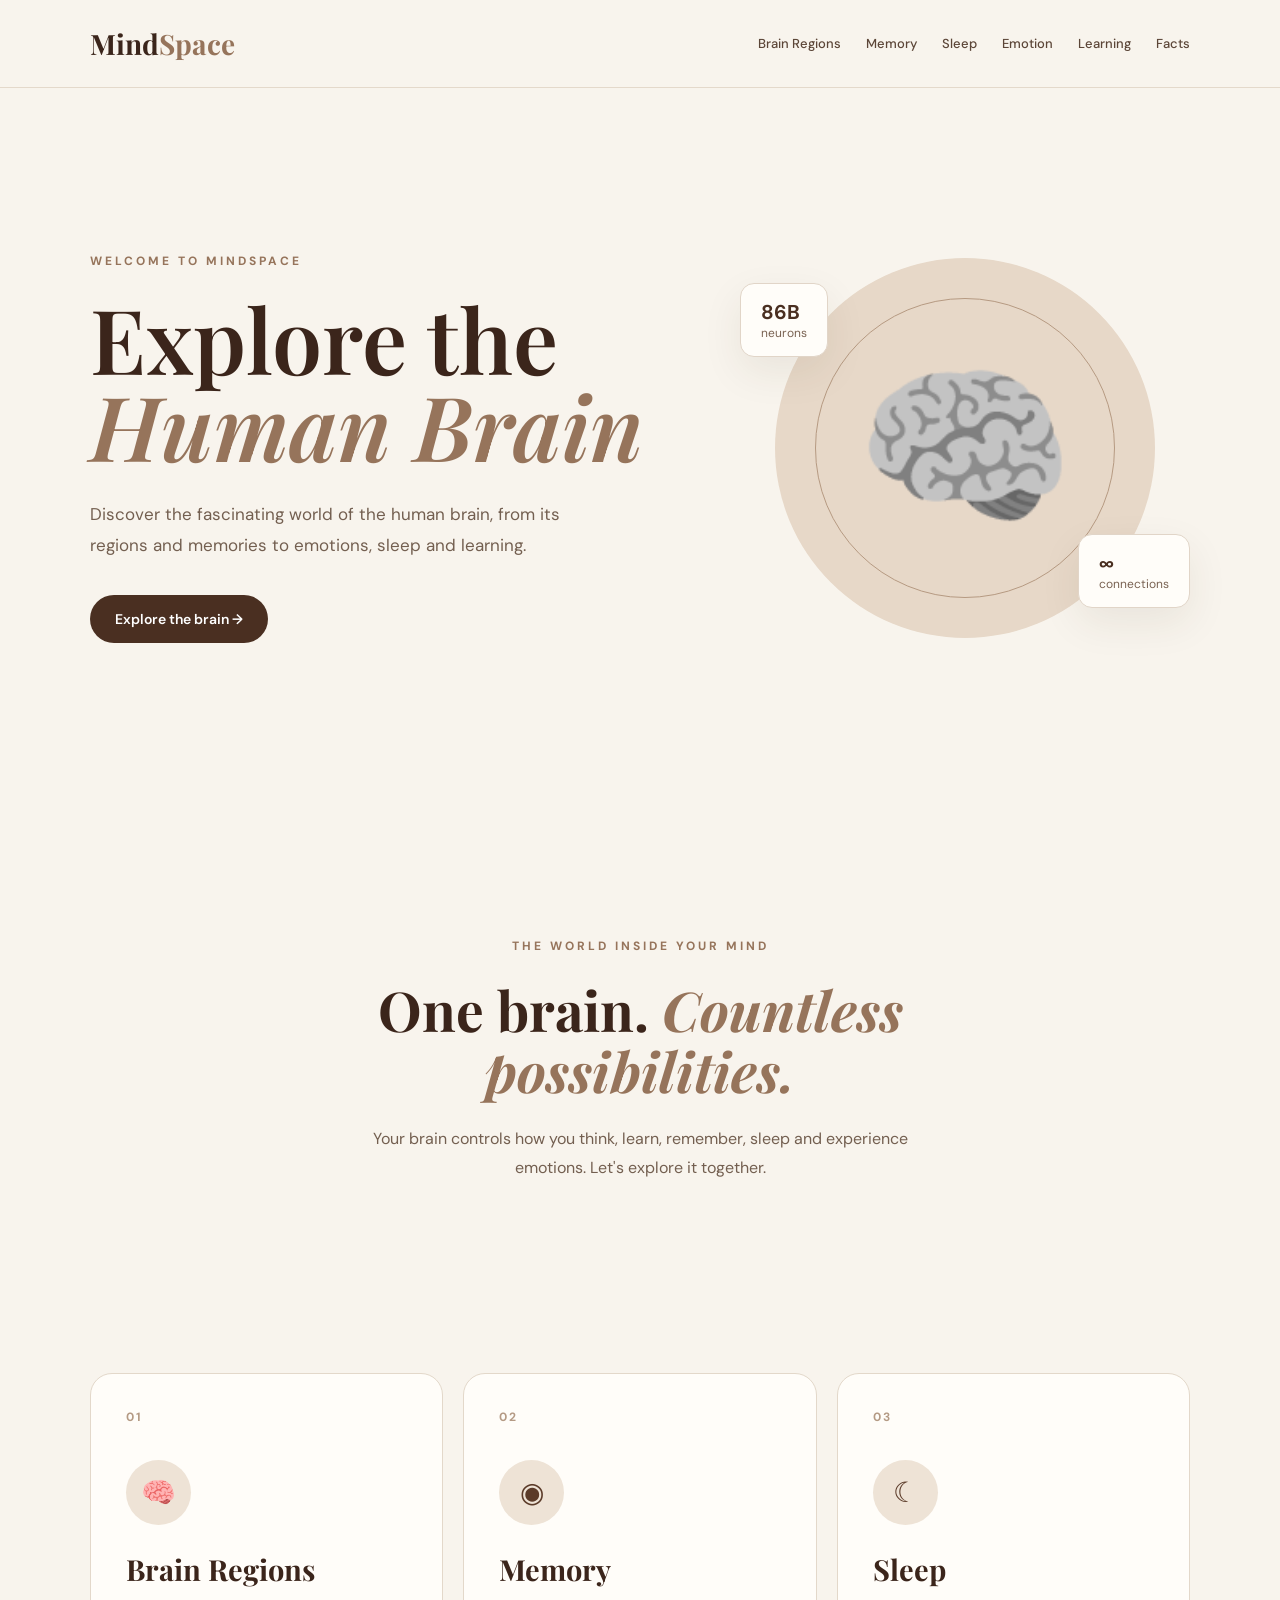
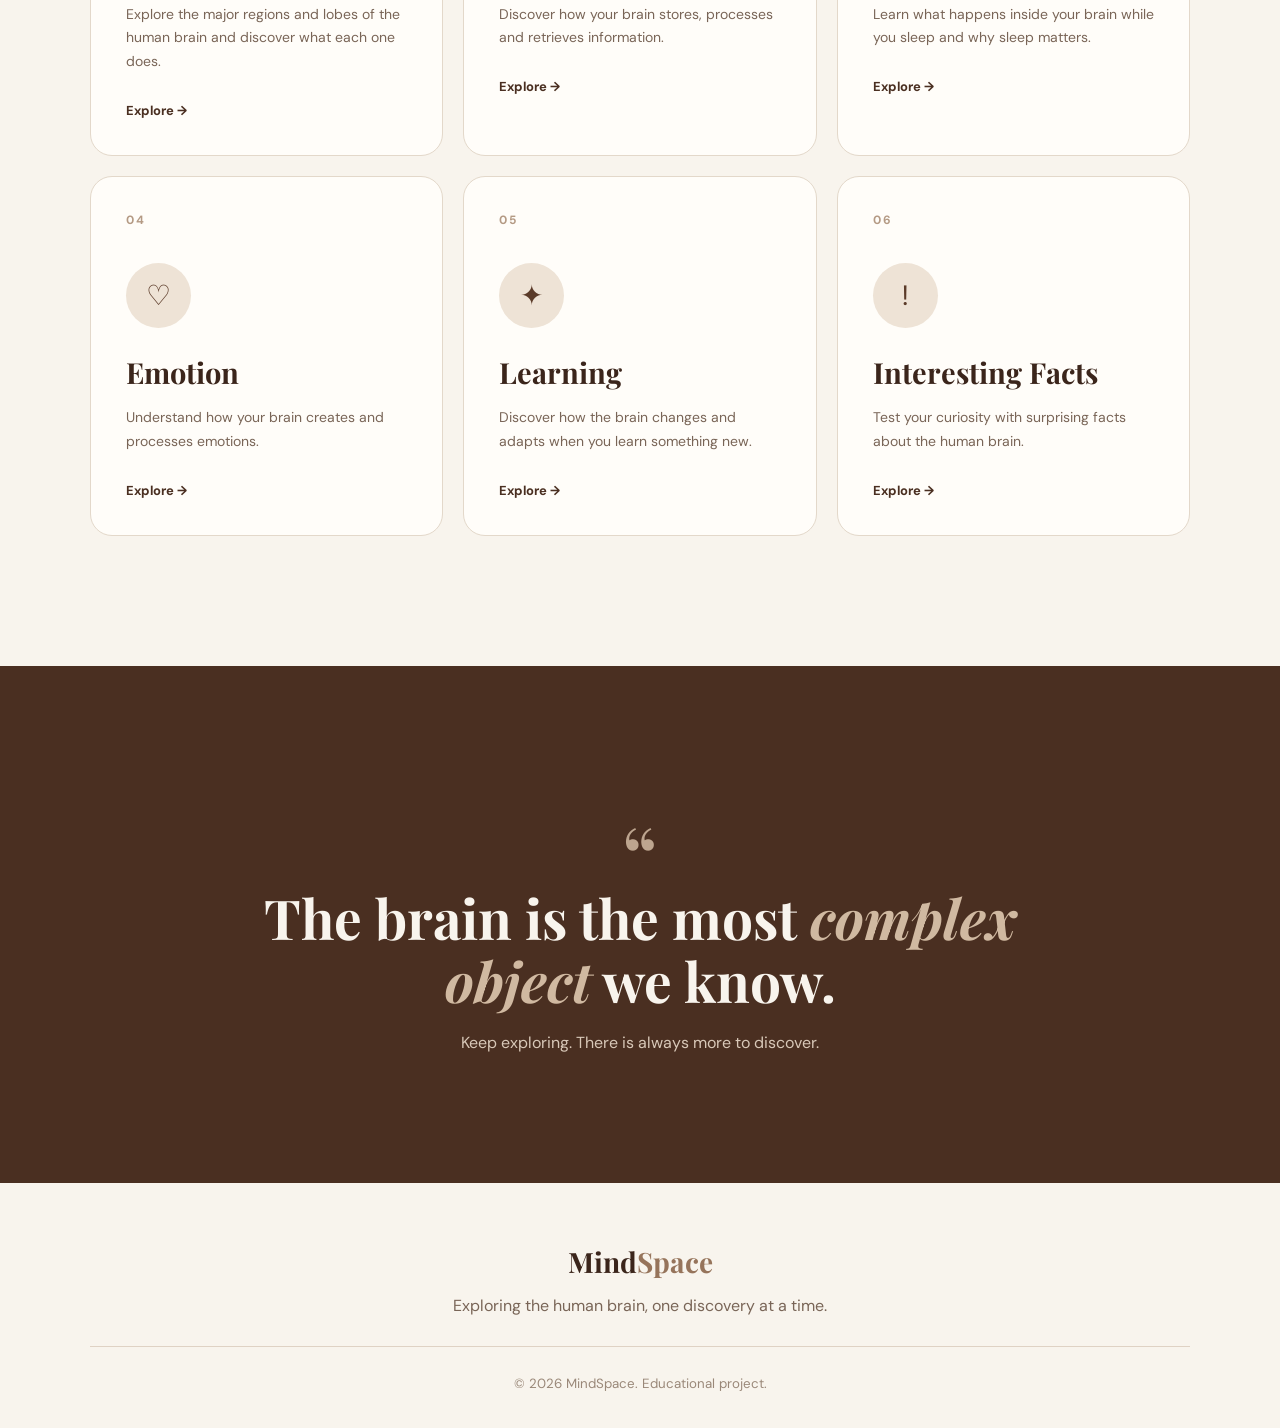
<file: index.html>
<!DOCTYPE html>
<html lang="en">

<head>
    <meta charset="UTF-8">
    <meta name="viewport" content="width=device-width, initial-scale=1.0">

    <title>MINDSPACE</title>

    <link rel="stylesheet" href="style.css">

    <!-- Google Fonts -->
    <link rel="preconnect" href="https://fonts.googleapis.com">
    <link rel="preconnect" href="https://fonts.gstatic.com" crossorigin>

    <link
        href="https://fonts.googleapis.com/css2?family=DM+Sans:wght@400;500;600;700&family=Playfair+Display:wght@500;600;700&display=swap"
        rel="stylesheet">
</head>

<body>

    <!-- NAVBAR -->
    <header class="navbar">

        <a href="index.html" class="logo">
            Mind<span>Space</span>
        </a>

        <nav>
            <a href="brain-regions.html">Brain Regions</a>
            <a href="memory.html">Memory</a>
            <a href="sleep.html">Sleep</a>
            <a href="emotion.html">Emotion</a>
            <a href="learning.html">Learning</a>
            <a href="facts.html">Facts</a>
        </nav>

        <button class="menu-btn">☰</button>

    </header>


    <!-- MAIN CONTENT -->
    <main>

        <!-- HERO -->
        <section class="hero">

            <div class="hero-text">

                <p class="small-title">
                    WELCOME TO MINDSPACE
                </p>

                <h1>
                    Explore the
                    <span>Human Brain</span>
                </h1>

                <p class="hero-description">
                    Discover the fascinating world of the human brain,
                    from its regions and memories to emotions, sleep and learning.
                </p>

                <a href="brain-regions.html" class="main-button">
                    Explore the brain →
                </a>

            </div>


            <div class="hero-visual">

                <div class="circle circle-one"></div>

                <div class="circle circle-two"></div>

                <div class="brain">
                    🧠
                </div>

                <div class="floating-card card-one">
                    <span>86B</span>
                    neurons
                </div>

                <div class="floating-card card-two">
                    <span>∞</span>
                    connections
                </div>

            </div>

        </section>


        <!-- INTRO -->
        <section class="intro">

            <p class="small-title">
                THE WORLD INSIDE YOUR MIND
            </p>

            <h2>
                One brain.
                <span>Countless possibilities.</span>
            </h2>

            <p>
                Your brain controls how you think, learn, remember,
                sleep and experience emotions. Let's explore it together.
            </p>

        </section>


        <!-- TOPICS -->
        <section class="topics">


            <!-- BRAIN REGIONS -->
            <div class="topic-card">

                <div class="topic-number">
                    01
                </div>

                <div class="topic-icon">
                    🧠
                </div>

                <h3>
                    Brain Regions
                </h3>

                <p>
                    Explore the major regions and lobes of the human brain
                    and discover what each one does.
                </p>

                <a href="brain-regions.html">
                    Explore →
                </a>

            </div>


            <!-- MEMORY -->
            <div class="topic-card">

                <div class="topic-number">
                    02
                </div>

                <div class="topic-icon">
                    ◉
                </div>

                <h3>
                    Memory
                </h3>

                <p>
                    Discover how your brain stores, processes and
                    retrieves information.
                </p>

                <a href="memory.html">
                    Explore →
                </a>

            </div>


            <!-- SLEEP -->
            <div class="topic-card">

                <div class="topic-number">
                    03
                </div>

                <div class="topic-icon">
                    ☾
                </div>

                <h3>
                    Sleep
                </h3>

                <p>
                    Learn what happens inside your brain while you sleep
                    and why sleep matters.
                </p>

                <a href="sleep.html">
                    Explore →
                </a>

            </div>


            <!-- EMOTION -->
            <div class="topic-card">

                <div class="topic-number">
                    04
                </div>

                <div class="topic-icon">
                    ♡
                </div>

                <h3>
                    Emotion
                </h3>

                <p>
                    Understand how your brain creates and processes
                    emotions.
                </p>

                <a href="emotion.html">
                    Explore →
                </a>

            </div>


            <!-- LEARNING -->
            <div class="topic-card">

                <div class="topic-number">
                    05
                </div>

                <div class="topic-icon">
                    ✦
                </div>

                <h3>
                    Learning
                </h3>

                <p>
                    Discover how the brain changes and adapts when
                    you learn something new.
                </p>

                <a href="learning.html">
                    Explore →
                </a>

            </div>


            <!-- FACTS -->
            <div class="topic-card">

                <div class="topic-number">
                    06
                </div>

                <div class="topic-icon">
                    !
                </div>

                <h3>
                    Interesting Facts
                </h3>

                <p>
                    Test your curiosity with surprising facts about
                    the human brain.
                </p>

                <a href="facts.html">
                    Explore →
                </a>

            </div>

        </section>


        <!-- QUOTE -->
        <section class="quote">

            <div class="quote-mark">
                “
            </div>

            <h2>
                The brain is the most
                <span>complex object</span>
                we know.
            </h2>

            <p>
                Keep exploring. There is always more to discover.
            </p>

        </section>

    </main>


    <!-- FOOTER -->
    <footer>

        <div class="footer-logo">
            Mind<span>Space</span>
        </div>

        <p>
            Exploring the human brain, one discovery at a time.
        </p>

        <div class="footer-line"></div>

        <small>
            © 2026 MindSpace. Educational project.
        </small>

    </footer>


    <!-- JAVASCRIPT -->
    <script src="script.js"></script>

</body>

</html>
</file>
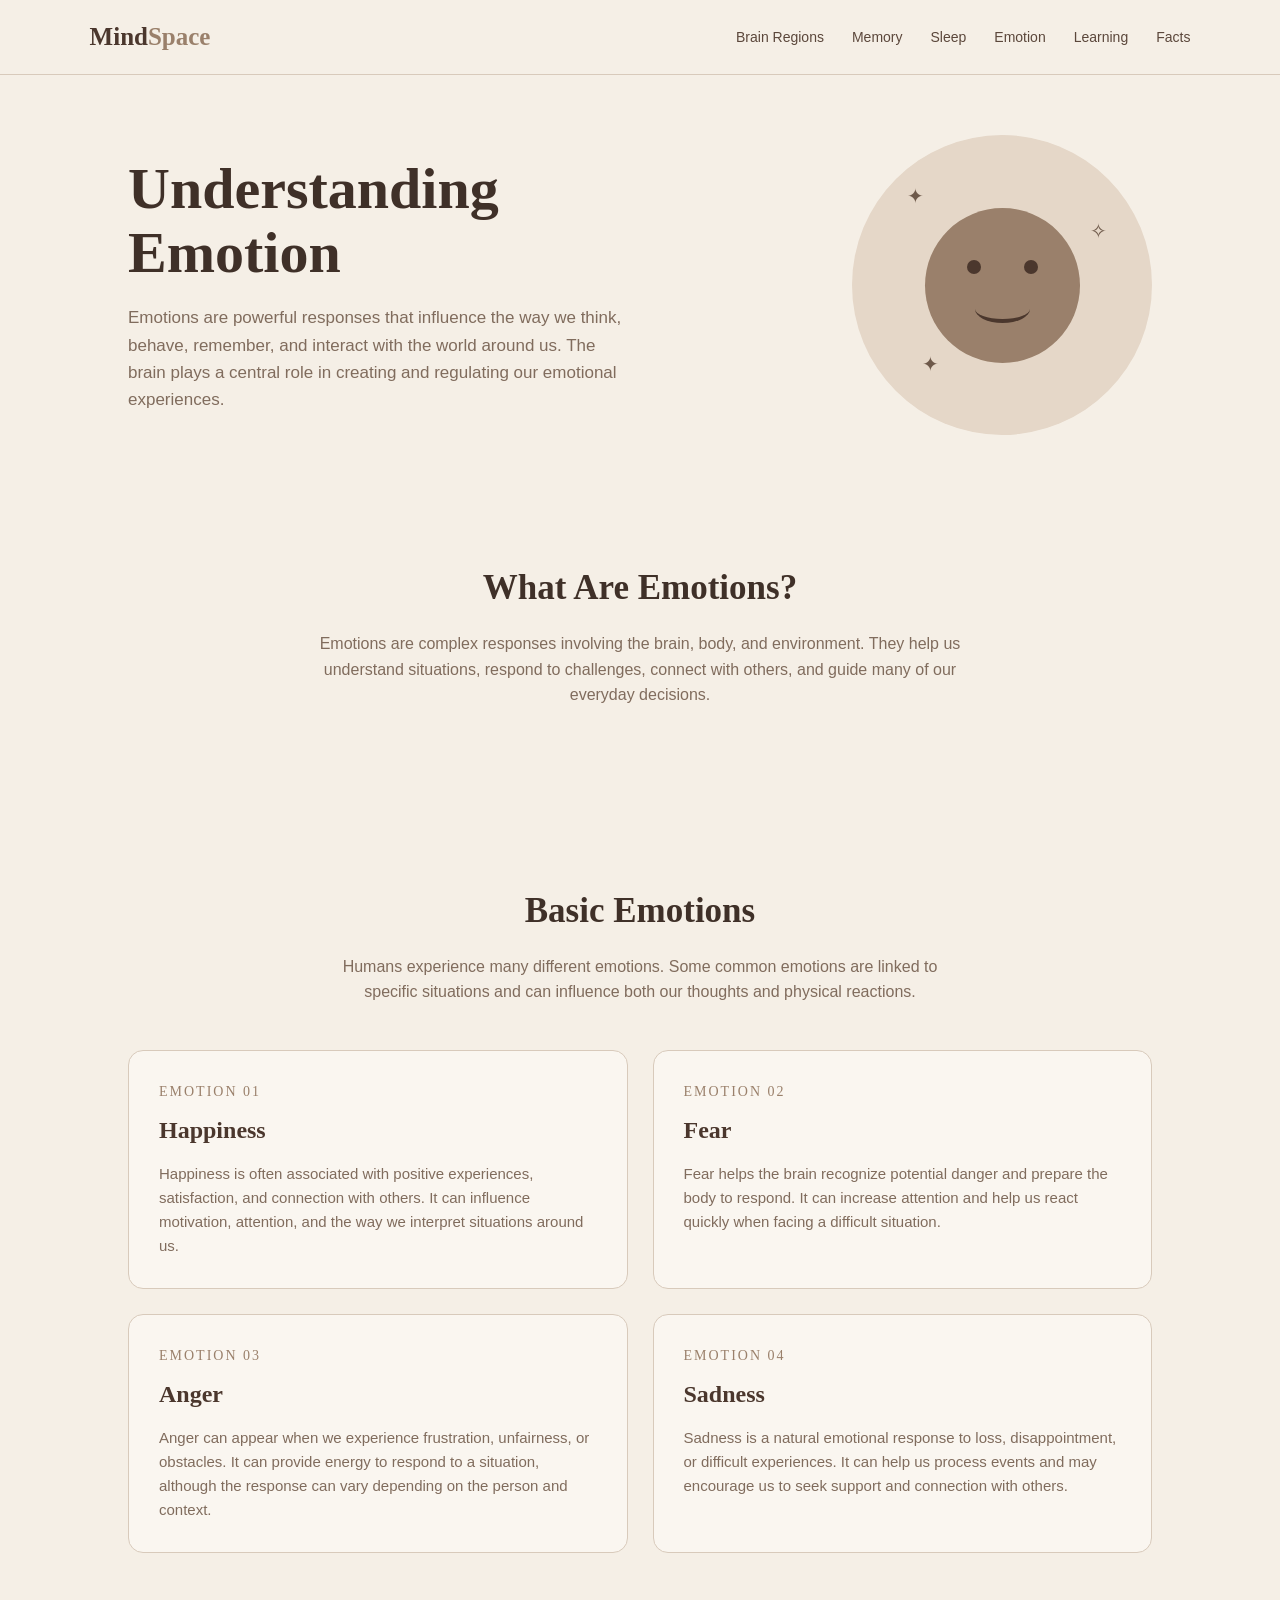
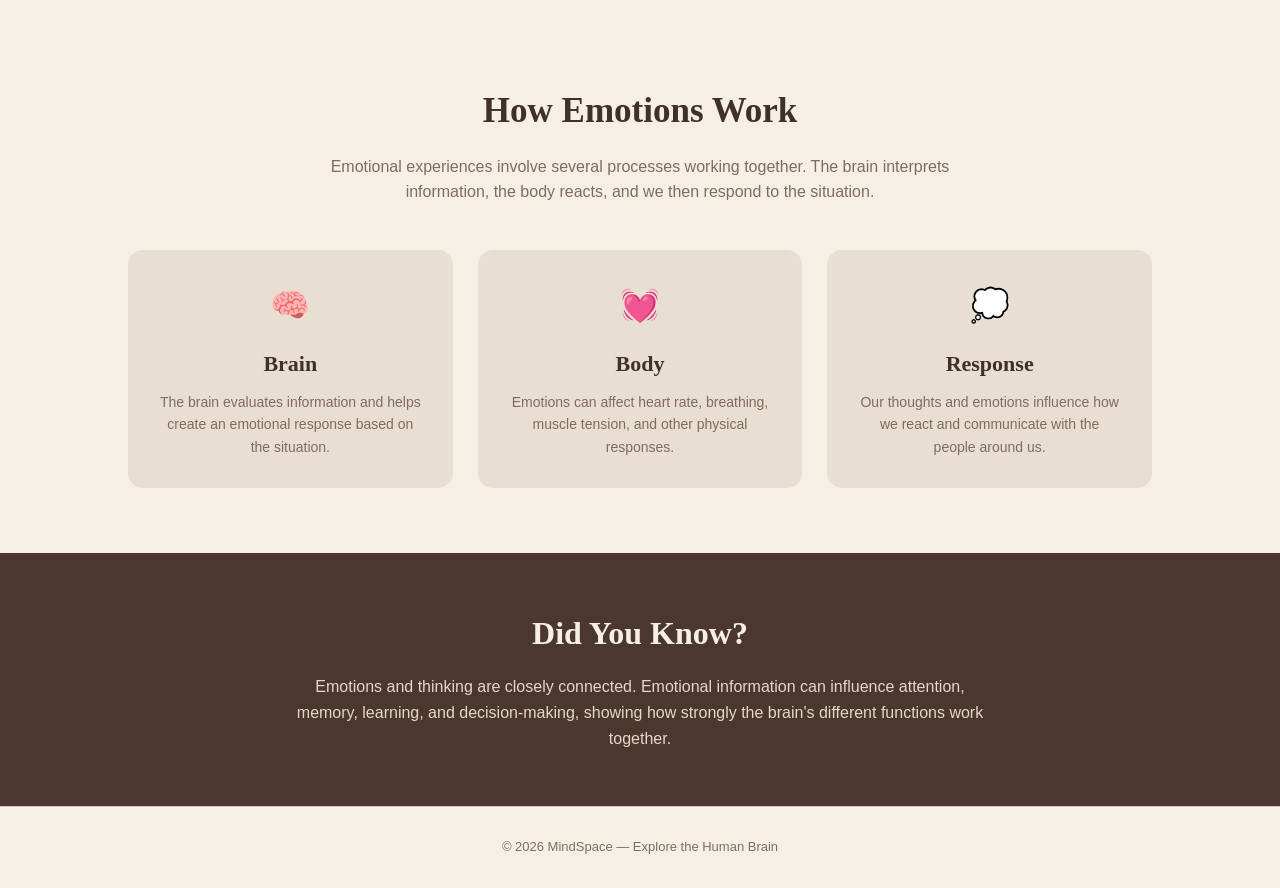
<file: emotion.html>
<!DOCTYPE html>
<html lang="en">

<head>
    <meta charset="UTF-8">
    <meta name="viewport" content="width=device-width, initial-scale=1.0">

    <title>MindSpace — Emotion</title>

    <style>
        * {
            margin: 0;
            padding: 0;
            box-sizing: border-box;
        }

        body {
            font-family: Arial, sans-serif;
            background: #f5efe6;
            color: #3f3028;
            line-height: 1.6;
        }

        /* NAVBAR */
        nav {
            height: 75px;
            display: flex;
            align-items: center;
            justify-content: space-between;
            padding: 0 7%;
            background: #f5efe6;
            border-bottom: 1px solid #d8cabb;
            position: relative;
            z-index: 9999;
        }

        .logo {
            font-family: Georgia, serif;
            font-size: 25px;
            font-weight: bold;
            color: #4b372d;
            text-decoration: none;
        }

        .logo span {
            color: #9a806b;
        }

        nav ul {
            display: flex;
            list-style: none;
            gap: 28px;
        }

        nav ul li a {
            text-decoration: none;
            color: #5b473b;
            font-size: 14px;
        }

        nav ul li a:hover {
            color: #9a806b;
        }

        /* BUTTON 3 CHERTAT */
        .menu-btn {
            display: none;
            background: none;
            border: none;
            font-size: 28px;
            color: #4b372d;
            cursor: pointer;
        }

        /* HERO */
        .hero {
            min-height: 420px;
            display: flex;
            align-items: center;
            justify-content: space-between;
            padding: 60px 10%;
        }

        .hero-text {
            width: 52%;
        }

        .hero-text h1 {
            font-family: Georgia, serif;
            font-size: 58px;
            line-height: 1.1;
            color: #3f3028;
            margin-bottom: 20px;
        }

        .hero-text p {
            font-size: 17px;
            color: #806c5d;
            max-width: 500px;
        }

        /* EMOTION VISUAL */
        .emotion-visual {
            width: 300px;
            height: 300px;
            border-radius: 50%;
            background: #e5d7c8;
            position: relative;
            display: flex;
            align-items: center;
            justify-content: center;
        }

        .face {
            width: 155px;
            height: 155px;
            border-radius: 50%;
            background: #9a806b;
            position: relative;
        }

        .eye {
            position: absolute;
            width: 14px;
            height: 14px;
            border-radius: 50%;
            background: #4b372d;
            top: 52px;
        }

        .eye-left {
            left: 42px;
        }

        .eye-right {
            right: 42px;
        }

        .mouth {
            position: absolute;
            width: 55px;
            height: 28px;
            border-bottom: 4px solid #4b372d;
            border-radius: 50%;
            bottom: 40px;
            left: 50px;
        }

        .dot {
            position: absolute;
            color: #6e594a;
            font-size: 20px;
        }

        .dot1 {
            top: 45px;
            left: 55px;
        }

        .dot2 {
            top: 80px;
            right: 45px;
        }

        .dot3 {
            bottom: 55px;
            left: 70px;
        }

        /* GENERAL */
        section {
            padding: 65px 10%;
        }

        .section-title {
            text-align: center;
            font-family: Georgia, serif;
            font-size: 35px;
            color: #3f3028;
            margin-bottom: 15px;
        }

        .section-intro {
            text-align: center;
            max-width: 650px;
            margin: 0 auto 45px;
            color: #806c5d;
        }

        /* EMOTIONS */
        .emotions {
            display: grid;
            grid-template-columns: repeat(2, 1fr);
            gap: 25px;
        }

        .emotion {
            background: #faf6f0;
            border: 1px solid #d8cabb;
            border-radius: 15px;
            padding: 30px;
        }

        .emotion-number {
            font-family: Georgia, serif;
            font-size: 14px;
            color: #9a806b;
            letter-spacing: 2px;
            margin-bottom: 8px;
        }

        .emotion h3 {
            font-family: Georgia, serif;
            font-size: 24px;
            margin-bottom: 12px;
            color: #4b372d;
        }

        .emotion p {
            color: #806c5d;
            font-size: 15px;
        }

        /* HOW EMOTIONS WORK */
        .process {
            display: grid;
            grid-template-columns: repeat(3, 1fr);
            gap: 25px;
        }

        .process-card {
            background: #e9ded2;
            border-radius: 15px;
            padding: 30px;
            text-align: center;
        }

        .process-card .icon {
            font-size: 32px;
            margin-bottom: 15px;
        }

        .process-card h3 {
            font-family: Georgia, serif;
            font-size: 22px;
            margin-bottom: 10px;
        }

        .process-card p {
            color: #806c5d;
            font-size: 14px;
        }

        /* FACT */
        .fact {
            background: #4b372d;
            color: #f5efe6;
            text-align: center;
            padding: 55px 10%;
        }

        .fact h2 {
            font-family: Georgia, serif;
            font-size: 32px;
            margin-bottom: 15px;
        }

        .fact p {
            max-width: 700px;
            margin: auto;
            color: #e5d7c8;
        }

        /* FOOTER */
        footer {
            text-align: center;
            padding: 30px;
            background: #f5efe6;
            border-top: 1px solid #d8cabb;
            color: #806c5d;
            font-size: 13px;
        }

        /* RESPONSIVE FOR ALL MOBILES & TABLETS */
        @media (max-width: 1024px) {

            .menu-btn {
                display: block !important;
            }

            nav ul {
                display: none !important;
                flex-direction: column;
                position: absolute;
                top: 75px;
                left: 0;
                width: 100%;
                background: #f5efe6;
                border-bottom: 1px solid #d8cabb;
                padding: 20px 0;
                text-align: center;
                gap: 15px;
                box-shadow: 0 10px 15px rgba(0,0,0,0.08);
                z-index: 9999;
            }

            nav ul.mobile-menu {
                display: flex !important;
            }

            nav ul li a {
                font-size: 16px;
                display: block;
                padding: 8px 0;
            }

            .hero {
                flex-direction: column;
                text-align: center;
            }

            .hero-text {
                width: 100%;
            }

            .hero-text h1 {
                font-size: 42px;
            }

            .emotion-visual {
                margin-top: 40px;
            }

            .emotions {
                grid-template-columns: 1fr;
            }

            .process {
                grid-template-columns: 1fr;
            }
        }
    </style>
</head>

<body>

    <!-- NAVBAR -->
    <nav>
        <a href="index.html" class="logo">
            Mind<span>Space</span>
        </a>

        <ul>
            <li><a href="brain-regions.html">Brain Regions</a></li>
            <li><a href="memory.html">Memory</a></li>
            <li><a href="sleep.html">Sleep</a></li>
            <li><a href="emotion.html">Emotion</a></li>
            <li><a href="learning.html">Learning</a></li>
            <li><a href="facts.html">Facts</a></li>
        </ul>

        <button class="menu-btn">☰</button>
    </nav>


    <!-- HERO -->
    <section class="hero">

        <div class="hero-text">

            <h1>Understanding Emotion</h1>

            <p>
                Emotions are powerful responses that influence the way
                we think, behave, remember, and interact with the world
                around us. The brain plays a central role in creating
                and regulating our emotional experiences.
            </p>

        </div>


        <div class="emotion-visual">

            <span class="dot dot1">✦</span>
            <span class="dot dot2">✧</span>
            <span class="dot dot3">✦</span>

            <div class="face">

                <div class="eye eye-left"></div>
                <div class="eye eye-right"></div>

                <div class="mouth"></div>

            </div>

        </div>

    </section>


    <!-- INTRO -->
    <section>

        <h2 class="section-title">What Are Emotions?</h2>

        <p class="section-intro">
            Emotions are complex responses involving the brain, body,
            and environment. They help us understand situations,
            respond to challenges, connect with others, and guide
            many of our everyday decisions.
        </p>

    </section>


    <!-- MAIN EMOTIONS -->
    <section>

        <h2 class="section-title">Basic Emotions</h2>

        <p class="section-intro">
            Humans experience many different emotions. Some common
            emotions are linked to specific situations and can influence
            both our thoughts and physical reactions.
        </p>


        <div class="emotions">

            <div class="emotion">

                <div class="emotion-number">EMOTION 01</div>

                <h3>Happiness</h3>

                <p>
                    Happiness is often associated with positive experiences,
                    satisfaction, and connection with others. It can influence
                    motivation, attention, and the way we interpret situations
                    around us.
                </p>

            </div>


            <div class="emotion">

                <div class="emotion-number">EMOTION 02</div>

                <h3>Fear</h3>

                <p>
                    Fear helps the brain recognize potential danger and
                    prepare the body to respond. It can increase attention
                    and help us react quickly when facing a difficult situation.
                </p>

            </div>


            <div class="emotion">

                <div class="emotion-number">EMOTION 03</div>

                <h3>Anger</h3>

                <p>
                    Anger can appear when we experience frustration,
                    unfairness, or obstacles. It can provide energy to
                    respond to a situation, although the response can vary
                    depending on the person and context.
                </p>

            </div>


            <div class="emotion">

                <div class="emotion-number">EMOTION 04</div>

                <h3>Sadness</h3>

                <p>
                    Sadness is a natural emotional response to loss,
                    disappointment, or difficult experiences. It can help
                    us process events and may encourage us to seek support
                    and connection with others.
                </p>

            </div>

        </div>

    </section>


    <!-- HOW EMOTIONS WORK -->
    <section>

        <h2 class="section-title">How Emotions Work</h2>

        <p class="section-intro">
            Emotional experiences involve several processes working
            together. The brain interprets information, the body reacts,
            and we then respond to the situation.
        </p>


        <div class="process">

            <div class="process-card">

                <div class="icon">🧠</div>

                <h3>Brain</h3>

                <p>
                    The brain evaluates information and helps create
                    an emotional response based on the situation.
                </p>

            </div>


            <div class="process-card">

                <div class="icon">💓</div>

                <h3>Body</h3>

                <p>
                    Emotions can affect heart rate, breathing, muscle
                    tension, and other physical responses.
                </p>

            </div>


            <div class="process-card">

                <div class="icon">💭</div>

                <h3>Response</h3>

                <p>
                    Our thoughts and emotions influence how we react
                    and communicate with the people around us.
                </p>

            </div>

        </div>

    </section>


    <!-- FACT -->
    <div class="fact">

        <h2>Did You Know?</h2>

        <p>
            Emotions and thinking are closely connected. Emotional
            information can influence attention, memory, learning,
            and decision-making, showing how strongly the brain's
            different functions work together.
        </p>

    </div>


    <!-- FOOTER -->
    <footer>

        © 2026 MindSpace — Explore the Human Brain

    </footer>


    <!-- SCRIPT JS -->
    <script>
        document.addEventListener("DOMContentLoaded", () => {
            const menuBtn = document.querySelector(".menu-btn");
            const navUl = document.querySelector("nav ul");

            if (menuBtn && navUl) {
                menuBtn.addEventListener("click", () => {
                    navUl.classList.toggle("mobile-menu");
                });
            }
        });
    </script>

</body>

</html>
</file>
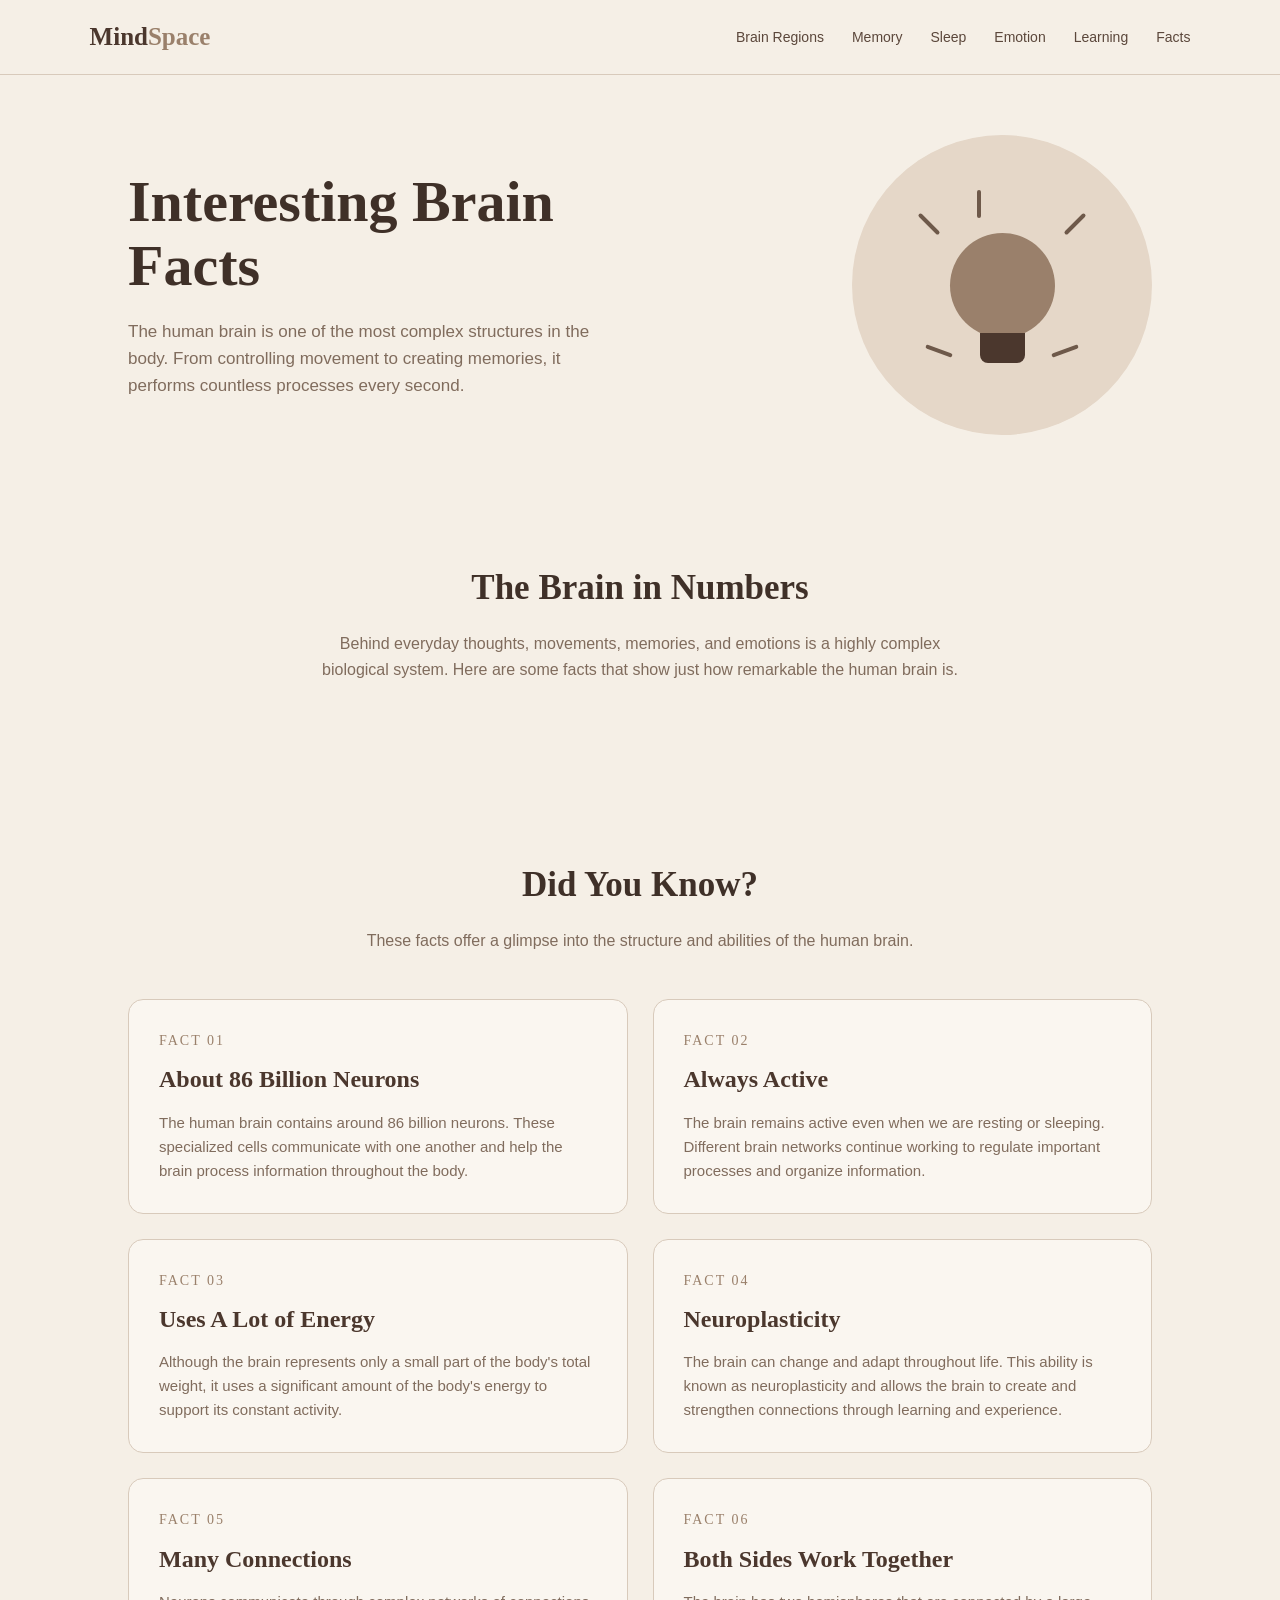
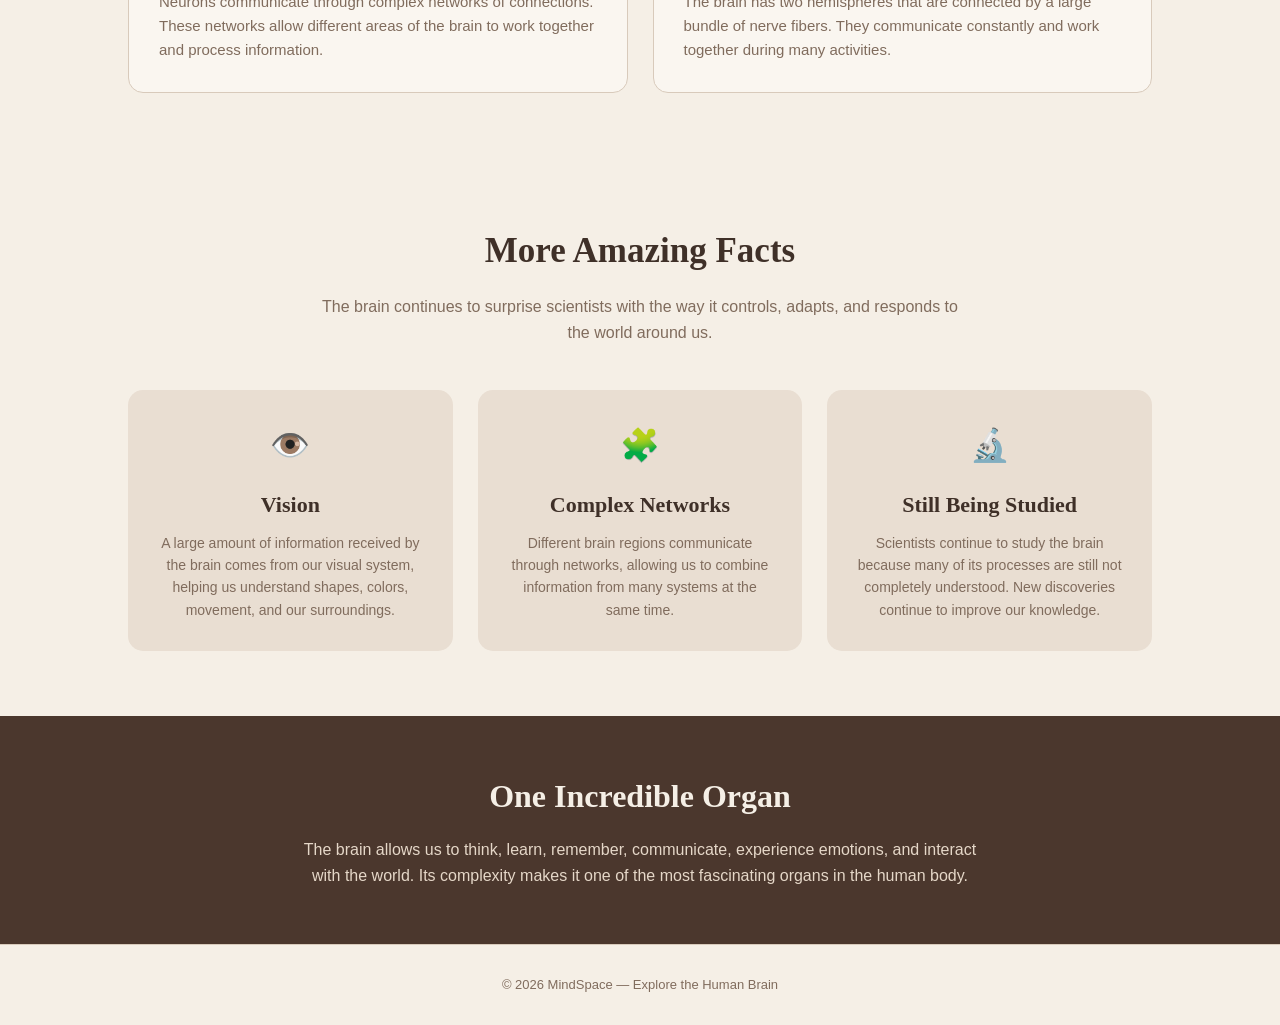
<file: facts.html>
<!DOCTYPE html>
<html lang="en">

<head>
    <meta charset="UTF-8">
    <meta name="viewport" content="width=device-width, initial-scale=1.0">

    <title>MindSpace — Facts</title>

    <style>
        * {
            margin: 0;
            padding: 0;
            box-sizing: border-box;
        }

        body {
            font-family: Arial, sans-serif;
            background: #f5efe6;
            color: #3f3028;
            line-height: 1.6;
        }

        /* NAVBAR */
        nav {
            height: 75px;
            display: flex;
            align-items: center;
            justify-content: space-between;
            padding: 0 7%;
            background: #f5efe6;
            border-bottom: 1px solid #d8cabb;
            position: relative;
            z-index: 9999;
        }

        .logo {
            font-family: Georgia, serif;
            font-size: 25px;
            font-weight: bold;
            color: #4b372d;
            text-decoration: none;
        }

        .logo span {
            color: #9a806b;
        }

        nav ul {
            display: flex;
            list-style: none;
            gap: 28px;
        }

        nav ul li a {
            text-decoration: none;
            color: #5b473b;
            font-size: 14px;
        }

        nav ul li a:hover {
            color: #9a806b;
        }

        /* BUTTON 3 CHERTAT */
        .menu-btn {
            display: none;
            background: none;
            border: none;
            font-size: 28px;
            color: #4b372d;
            cursor: pointer;
        }

        /* HERO */
        .hero {
            min-height: 420px;
            display: flex;
            align-items: center;
            justify-content: space-between;
            padding: 60px 10%;
        }

        .hero-text {
            width: 52%;
        }

        .hero-text h1 {
            font-family: Georgia, serif;
            font-size: 58px;
            line-height: 1.1;
            color: #3f3028;
            margin-bottom: 20px;
        }

        .hero-text p {
            font-size: 17px;
            color: #806c5d;
            max-width: 500px;
        }

        /* FACTS VISUAL */
        .facts-visual {
            width: 300px;
            height: 300px;
            border-radius: 50%;
            background: #e5d7c8;
            position: relative;
            display: flex;
            align-items: center;
            justify-content: center;
        }

        .bulb {
            width: 105px;
            height: 105px;
            border-radius: 50%;
            background: #9a806b;
            position: relative;
        }

        .bulb::after {
            content: "";
            position: absolute;
            width: 45px;
            height: 30px;
            background: #4b372d;
            left: 30px;
            bottom: -25px;
            border-radius: 0 0 8px 8px;
        }

        .ray {
            position: absolute;
            width: 4px;
            height: 28px;
            background: #6e594a;
            border-radius: 5px;
        }

        .ray1 {
            top: 55px;
            left: 125px;
            transform: rotate(0deg);
        }

        .ray2 {
            top: 75px;
            left: 75px;
            transform: rotate(-45deg);
        }

        .ray3 {
            top: 75px;
            right: 75px;
            transform: rotate(45deg);
        }

        .ray4 {
            bottom: 70px;
            left: 85px;
            transform: rotate(-70deg);
        }

        .ray5 {
            bottom: 70px;
            right: 85px;
            transform: rotate(70deg);
        }

        /* GENERAL */
        section {
            padding: 65px 10%;
        }

        .section-title {
            text-align: center;
            font-family: Georgia, serif;
            font-size: 35px;
            color: #3f3028;
            margin-bottom: 15px;
        }

        .section-intro {
            text-align: center;
            max-width: 650px;
            margin: 0 auto 45px;
            color: #806c5d;
        }

        /* FACT CARDS */
        .facts-grid {
            display: grid;
            grid-template-columns: repeat(2, 1fr);
            gap: 25px;
        }

        .fact-card {
            background: #faf6f0;
            border: 1px solid #d8cabb;
            border-radius: 15px;
            padding: 30px;
        }

        .fact-number {
            font-family: Georgia, serif;
            font-size: 14px;
            color: #9a806b;
            letter-spacing: 2px;
            margin-bottom: 8px;
        }

        .fact-card h3 {
            font-family: Georgia, serif;
            font-size: 24px;
            margin-bottom: 12px;
            color: #4b372d;
        }

        .fact-card p {
            color: #806c5d;
            font-size: 15px;
        }

        /* MORE FACTS */
        .more-facts {
            display: grid;
            grid-template-columns: repeat(3, 1fr);
            gap: 25px;
        }

        .more-card {
            background: #e9ded2;
            border-radius: 15px;
            padding: 30px;
            text-align: center;
        }

        .more-card .icon {
            font-size: 32px;
            margin-bottom: 15px;
        }

        .more-card h3 {
            font-family: Georgia, serif;
            font-size: 22px;
            margin-bottom: 10px;
        }

        .more-card p {
            color: #806c5d;
            font-size: 14px;
        }

        /* FACT BANNER */
        .fact-banner {
            background: #4b372d;
            color: #f5efe6;
            text-align: center;
            padding: 55px 10%;
        }

        .fact-banner h2 {
            font-family: Georgia, serif;
            font-size: 32px;
            margin-bottom: 15px;
        }

        .fact-banner p {
            max-width: 700px;
            margin: auto;
            color: #e5d7c8;
        }

        /* FOOTER */
        footer {
            text-align: center;
            padding: 30px;
            background: #f5efe6;
            border-top: 1px solid #d8cabb;
            color: #806c5d;
            font-size: 13px;
        }

        /* RESPONSIVE FOR ALL MOBILES & TABLETS */
        @media (max-width: 1024px) {

            .menu-btn {
                display: block !important;
            }

            nav ul {
                display: none !important;
                flex-direction: column;
                position: absolute;
                top: 75px;
                left: 0;
                width: 100%;
                background: #f5efe6;
                border-bottom: 1px solid #d8cabb;
                padding: 20px 0;
                text-align: center;
                gap: 15px;
                box-shadow: 0 10px 15px rgba(0,0,0,0.08);
                z-index: 9999;
            }

            nav ul.mobile-menu {
                display: flex !important;
            }

            nav ul li a {
                font-size: 16px;
                display: block;
                padding: 8px 0;
            }

            .hero {
                flex-direction: column;
                text-align: center;
            }

            .hero-text {
                width: 100%;
            }

            .hero-text h1 {
                font-size: 42px;
            }

            .facts-visual {
                margin-top: 40px;
            }

            .facts-grid {
                grid-template-columns: 1fr;
            }

            .more-facts {
                grid-template-columns: 1fr;
            }
        }
    </style>
</head>

<body>

    <!-- NAVBAR -->
    <nav>

        <a href="index.html" class="logo">
            Mind<span>Space</span>
        </a>

        <ul>
            <li><a href="brain-regions.html">Brain Regions</a></li>
            <li><a href="memory.html">Memory</a></li>
            <li><a href="sleep.html">Sleep</a></li>
            <li><a href="emotion.html">Emotion</a></li>
            <li><a href="learning.html">Learning</a></li>
            <li><a href="facts.html">Facts</a></li>
        </ul>

        <button class="menu-btn">☰</button>

    </nav>


    <!-- HERO -->
    <section class="hero">

        <div class="hero-text">

            <h1>Interesting Brain Facts</h1>

            <p>
                The human brain is one of the most complex structures
                in the body. From controlling movement to creating memories,
                it performs countless processes every second.
            </p>

        </div>


        <div class="facts-visual">

            <span class="ray ray1"></span>
            <span class="ray ray2"></span>
            <span class="ray ray3"></span>
            <span class="ray ray4"></span>
            <span class="ray ray5"></span>

            <div class="bulb"></div>

        </div>

    </section>


    <!-- INTRO -->
    <section>

        <h2 class="section-title">The Brain in Numbers</h2>

        <p class="section-intro">
            Behind everyday thoughts, movements, memories, and emotions
            is a highly complex biological system. Here are some facts
            that show just how remarkable the human brain is.
        </p>

    </section>


    <!-- FACTS -->
    <section>

        <h2 class="section-title">Did You Know?</h2>

        <p class="section-intro">
            These facts offer a glimpse into the structure and abilities
            of the human brain.
        </p>


        <div class="facts-grid">

            <div class="fact-card">

                <div class="fact-number">FACT 01</div>

                <h3>About 86 Billion Neurons</h3>

                <p>
                    The human brain contains around 86 billion neurons.
                    These specialized cells communicate with one another
                    and help the brain process information throughout
                    the body.
                </p>

            </div>


            <div class="fact-card">

                <div class="fact-number">FACT 02</div>

                <h3>Always Active</h3>

                <p>
                    The brain remains active even when we are resting
                    or sleeping. Different brain networks continue working
                    to regulate important processes and organize information.
                </p>

            </div>


            <div class="fact-card">

                <div class="fact-number">FACT 03</div>

                <h3>Uses A Lot of Energy</h3>

                <p>
                    Although the brain represents only a small part of
                    the body's total weight, it uses a significant amount
                    of the body's energy to support its constant activity.
                </p>

            </div>


            <div class="fact-card">

                <div class="fact-number">FACT 04</div>

                <h3>Neuroplasticity</h3>

                <p>
                    The brain can change and adapt throughout life.
                    This ability is known as neuroplasticity and allows
                    the brain to create and strengthen connections through
                    learning and experience.
                </p>

            </div>


            <div class="fact-card">

                <div class="fact-number">FACT 05</div>

                <h3>Many Connections</h3>

                <p>
                    Neurons communicate through complex networks of
                    connections. These networks allow different areas
                    of the brain to work together and process information.
                </p>

            </div>


            <div class="fact-card">

                <div class="fact-number">FACT 06</div>

                <h3>Both Sides Work Together</h3>

                <p>
                    The brain has two hemispheres that are connected
                    by a large bundle of nerve fibers. They communicate
                    constantly and work together during many activities.
                </p>

            </div>

        </div>

    </section>


    <!-- MORE FACTS -->
    <section>

        <h2 class="section-title">More Amazing Facts</h2>

        <p class="section-intro">
            The brain continues to surprise scientists with the way
            it controls, adapts, and responds to the world around us.
        </p>


        <div class="more-facts">

            <div class="more-card">

                <div class="icon">👁️</div>

                <h3>Vision</h3>

                <p>
                    A large amount of information received by the brain
                    comes from our visual system, helping us understand
                    shapes, colors, movement, and our surroundings.
                </p>

            </div>


            <div class="more-card">

                <div class="icon">🧩</div>

                <h3>Complex Networks</h3>

                <p>
                    Different brain regions communicate through networks,
                    allowing us to combine information from many systems
                    at the same time.
                </p>

            </div>


            <div class="more-card">

                <div class="icon">🔬</div>

                <h3>Still Being Studied</h3>

                <p>
                    Scientists continue to study the brain because many
                    of its processes are still not completely understood.
                    New discoveries continue to improve our knowledge.
                </p>

            </div>

        </div>

    </section>


    <!-- FACT BANNER -->
    <div class="fact-banner">

        <h2>One Incredible Organ</h2>

        <p>
            The brain allows us to think, learn, remember, communicate,
            experience emotions, and interact with the world. Its complexity
            makes it one of the most fascinating organs in the human body.
        </p>

    </div>


    <!-- FOOTER -->
    <footer>

        © 2026 MindSpace — Explore the Human Brain

    </footer>


    <!-- SCRIPT JS -->
    <script>
        document.addEventListener("DOMContentLoaded", () => {
            const menuBtn = document.querySelector(".menu-btn");
            const navUl = document.querySelector("nav ul");

            if (menuBtn && navUl) {
                menuBtn.addEventListener("click", () => {
                    navUl.classList.toggle("mobile-menu");
                });
            }
        });
    </script>

</body>

</html>
</file>
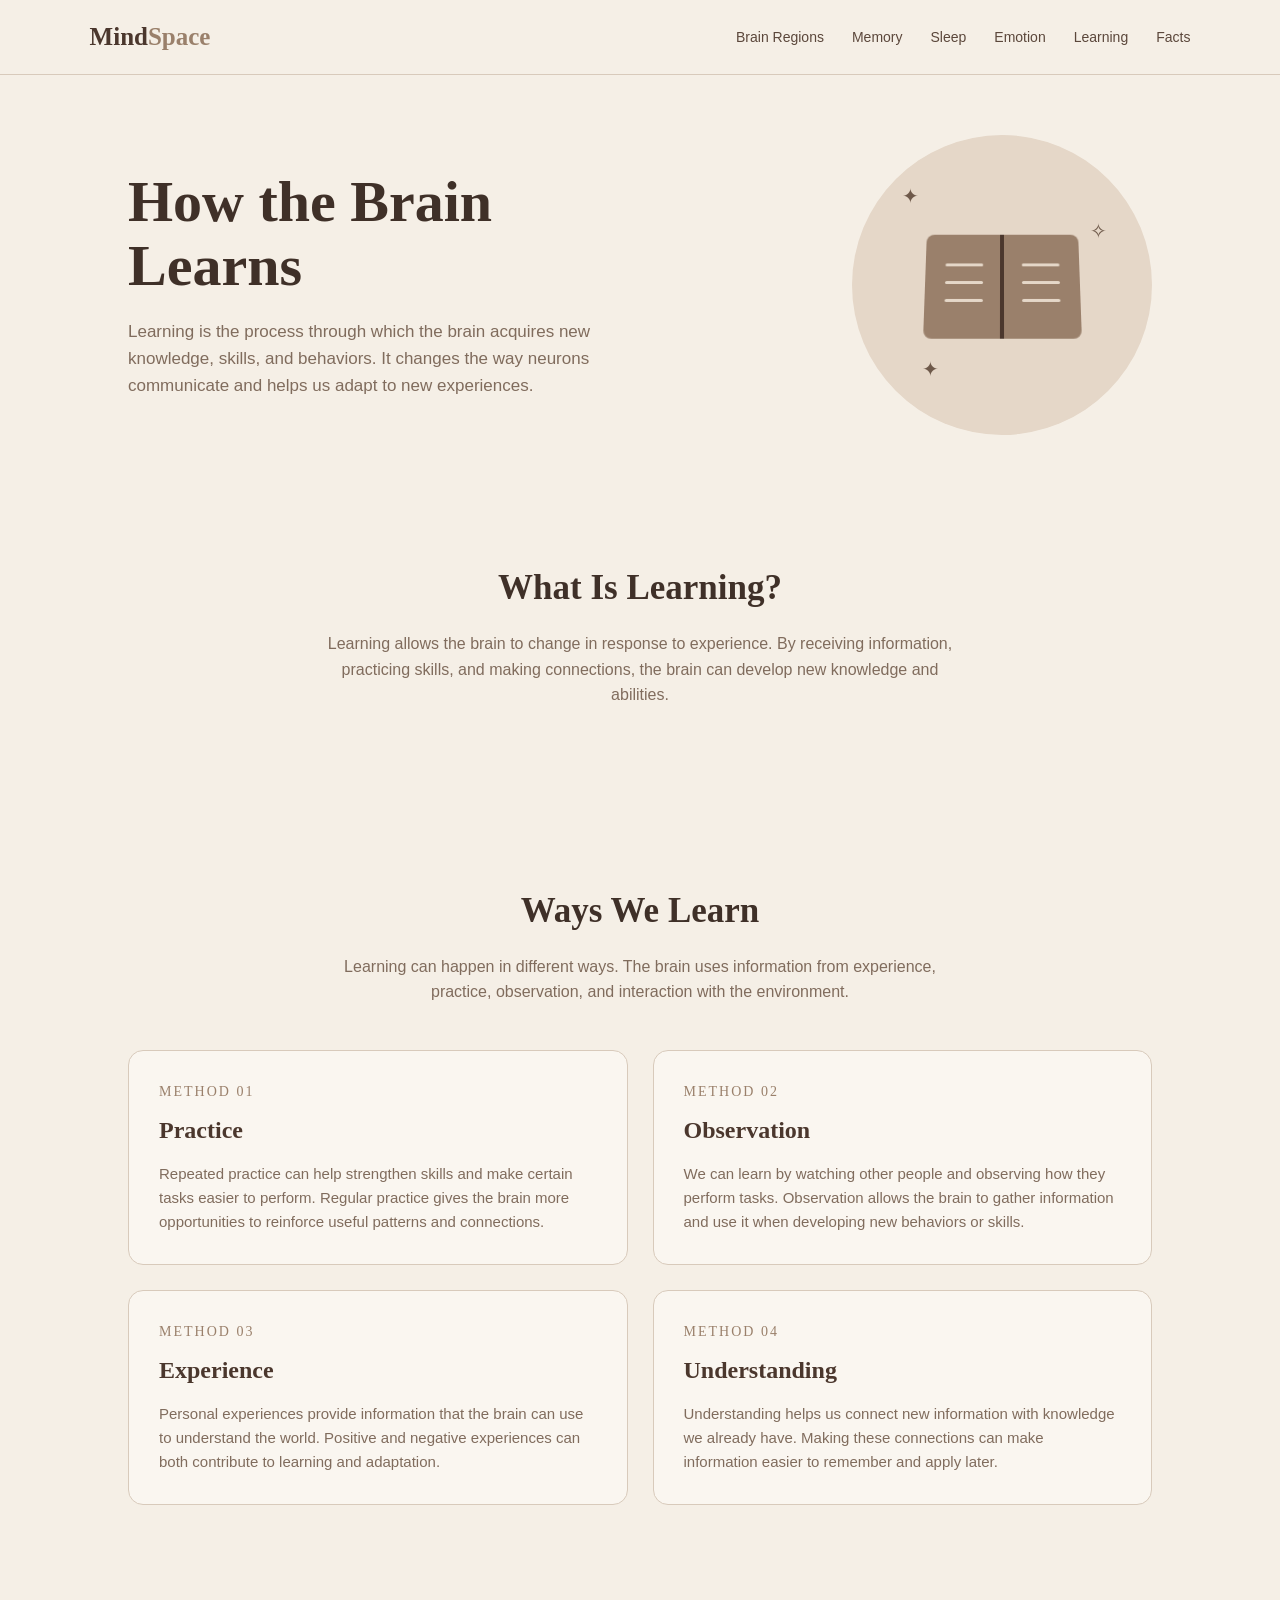
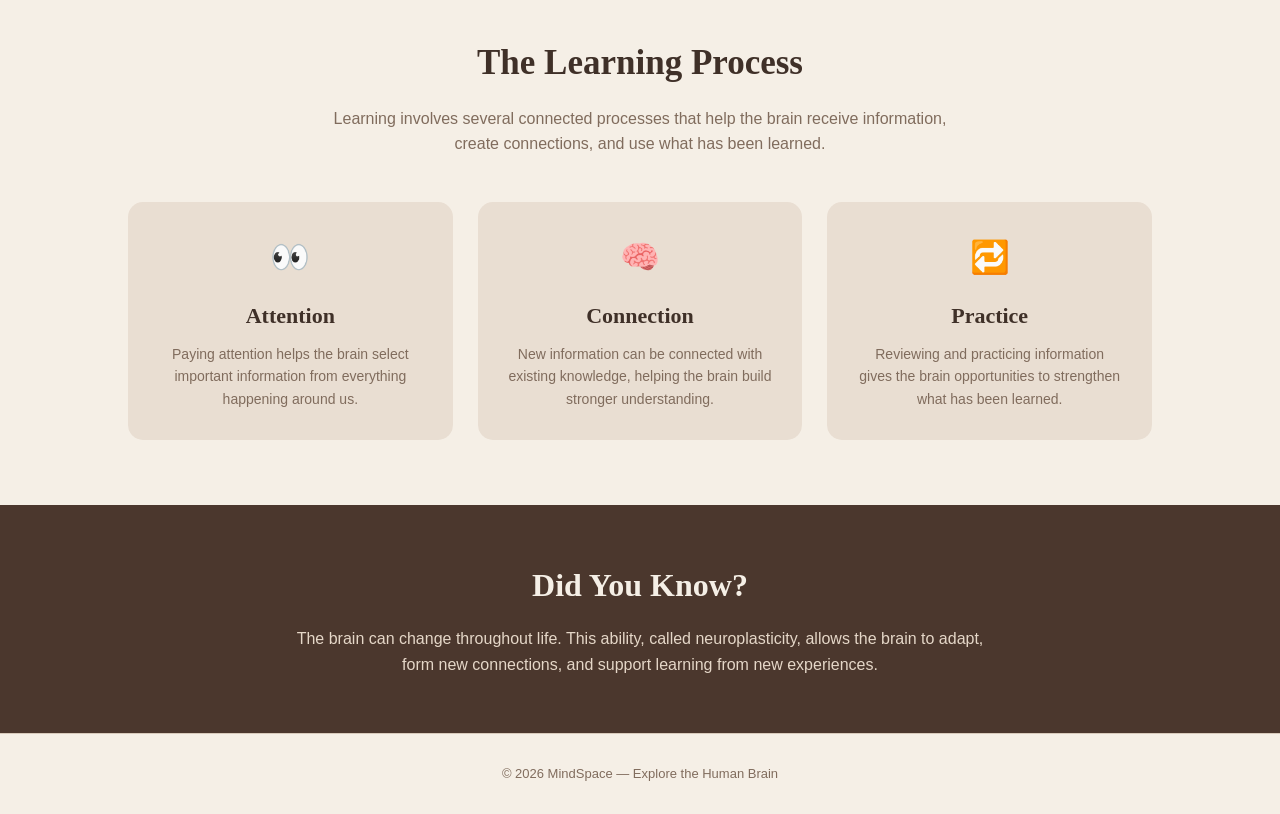
<file: learning.html>
<!DOCTYPE html>
<html lang="en">

<head>
    <meta charset="UTF-8">
    <meta name="viewport" content="width=device-width, initial-scale=1.0">

    <title>MindSpace — Learning</title>

    <style>
        * {
            margin: 0;
            padding: 0;
            box-sizing: border-box;
        }

        body {
            font-family: Arial, sans-serif;
            background: #f5efe6;
            color: #3f3028;
            line-height: 1.6;
        }

        /* NAVBAR */
        nav {
            height: 75px;
            display: flex;
            align-items: center;
            justify-content: space-between;
            padding: 0 7%;
            background: #f5efe6;
            border-bottom: 1px solid #d8cabb;
            position: relative;
            z-index: 9999;
        }

        .logo {
            font-family: Georgia, serif;
            font-size: 25px;
            font-weight: bold;
            color: #4b372d;
            text-decoration: none;
        }

        .logo span {
            color: #9a806b;
        }

        nav ul {
            display: flex;
            list-style: none;
            gap: 28px;
        }

        nav ul li a {
            text-decoration: none;
            color: #5b473b;
            font-size: 14px;
        }

        nav ul li a:hover {
            color: #9a806b;
        }

        /* BUTTON 3 CHERTAT */
        .menu-btn {
            display: none;
            background: none;
            border: none;
            font-size: 28px;
            color: #4b372d;
            cursor: pointer;
        }

        /* HERO */
        .hero {
            min-height: 420px;
            display: flex;
            align-items: center;
            justify-content: space-between;
            padding: 60px 10%;
        }

        .hero-text {
            width: 52%;
        }

        .hero-text h1 {
            font-family: Georgia, serif;
            font-size: 58px;
            line-height: 1.1;
            color: #3f3028;
            margin-bottom: 20px;
        }

        .hero-text p {
            font-size: 17px;
            color: #806c5d;
            max-width: 500px;
        }

        /* LEARNING VISUAL */
        .learning-visual {
            width: 300px;
            height: 300px;
            border-radius: 50%;
            background: #e5d7c8;
            position: relative;
            display: flex;
            align-items: center;
            justify-content: center;
        }

        .book {
            width: 155px;
            height: 105px;
            background: #9a806b;
            position: relative;
            border-radius: 8px;
            transform: perspective(300px) rotateX(8deg);
        }

        .book::before {
            content: "";
            position: absolute;
            width: 4px;
            height: 105px;
            background: #4b372d;
            left: 75px;
            top: 0;
        }

        .page-line {
            position: absolute;
            height: 3px;
            width: 38px;
            background: #e5d7c8;
            border-radius: 5px;
        }

        .page1 {
            top: 30px;
            left: 20px;
        }

        .page2 {
            top: 48px;
            left: 20px;
        }

        .page3 {
            top: 66px;
            left: 20px;
        }

        .page4 {
            top: 30px;
            right: 20px;
        }

        .page5 {
            top: 48px;
            right: 20px;
        }

        .page6 {
            top: 66px;
            right: 20px;
        }

        .spark {
            position: absolute;
            color: #6e594a;
            font-size: 20px;
        }

        .spark1 {
            top: 45px;
            left: 50px;
        }

        .spark2 {
            top: 80px;
            right: 45px;
        }

        .spark3 {
            bottom: 50px;
            left: 70px;
        }

        /* GENERAL */
        section {
            padding: 65px 10%;
        }

        .section-title {
            text-align: center;
            font-family: Georgia, serif;
            font-size: 35px;
            color: #3f3028;
            margin-bottom: 15px;
        }

        .section-intro {
            text-align: center;
            max-width: 650px;
            margin: 0 auto 45px;
            color: #806c5d;
        }

        /* LEARNING METHODS */
        .learning-methods {
            display: grid;
            grid-template-columns: repeat(2, 1fr);
            gap: 25px;
        }

        .learning-card {
            background: #faf6f0;
            border: 1px solid #d8cabb;
            border-radius: 15px;
            padding: 30px;
        }

        .learning-number {
            font-family: Georgia, serif;
            font-size: 14px;
            color: #9a806b;
            letter-spacing: 2px;
            margin-bottom: 8px;
        }

        .learning-card h3 {
            font-family: Georgia, serif;
            font-size: 24px;
            margin-bottom: 12px;
            color: #4b372d;
        }

        .learning-card p {
            color: #806c5d;
            font-size: 15px;
        }

        /* LEARNING PROCESS */
        .process {
            display: grid;
            grid-template-columns: repeat(3, 1fr);
            gap: 25px;
        }

        .process-card {
            background: #e9ded2;
            border-radius: 15px;
            padding: 30px;
            text-align: center;
        }

        .process-card .icon {
            font-size: 32px;
            margin-bottom: 15px;
        }

        .process-card h3 {
            font-family: Georgia, serif;
            font-size: 22px;
            margin-bottom: 10px;
        }

        .process-card p {
            color: #806c5d;
            font-size: 14px;
        }

        /* FACT */
        .fact {
            background: #4b372d;
            color: #f5efe6;
            text-align: center;
            padding: 55px 10%;
        }

        .fact h2 {
            font-family: Georgia, serif;
            font-size: 32px;
            margin-bottom: 15px;
        }

        .fact p {
            max-width: 700px;
            margin: auto;
            color: #e5d7c8;
        }

        /* FOOTER */
        footer {
            text-align: center;
            padding: 30px;
            background: #f5efe6;
            border-top: 1px solid #d8cabb;
            color: #806c5d;
            font-size: 13px;
        }

        /* RESPONSIVE FOR ALL MOBILES & TABLETS */
        @media (max-width: 1024px) {

            .menu-btn {
                display: block !important;
            }

            nav ul {
                display: none !important;
                flex-direction: column;
                position: absolute;
                top: 75px;
                left: 0;
                width: 100%;
                background: #f5efe6;
                border-bottom: 1px solid #d8cabb;
                padding: 20px 0;
                text-align: center;
                gap: 15px;
                box-shadow: 0 10px 15px rgba(0,0,0,0.08);
                z-index: 9999;
            }

            nav ul.mobile-menu {
                display: flex !important;
            }

            nav ul li a {
                font-size: 16px;
                display: block;
                padding: 8px 0;
            }

            .hero {
                flex-direction: column;
                text-align: center;
            }

            .hero-text {
                width: 100%;
            }

            .hero-text h1 {
                font-size: 42px;
            }

            .learning-visual {
                margin-top: 40px;
            }

            .learning-methods {
                grid-template-columns: 1fr;
            }

            .process {
                grid-template-columns: 1fr;
            }
        }
    </style>
</head>

<body>

    <!-- NAVBAR -->
    <nav>

        <a href="index.html" class="logo">
            Mind<span>Space</span>
        </a>

        <ul>
            <li><a href="brain-regions.html">Brain Regions</a></li>
            <li><a href="memory.html">Memory</a></li>
            <li><a href="sleep.html">Sleep</a></li>
            <li><a href="emotion.html">Emotion</a></li>
            <li><a href="learning.html">Learning</a></li>
            <li><a href="facts.html">Facts</a></li>
        </ul>

        <button class="menu-btn">☰</button>

    </nav>


    <!-- HERO -->
    <section class="hero">

        <div class="hero-text">

            <h1>How the Brain Learns</h1>

            <p>
                Learning is the process through which the brain acquires
                new knowledge, skills, and behaviors. It changes the way
                neurons communicate and helps us adapt to new experiences.
            </p>

        </div>


        <div class="learning-visual">

            <span class="spark spark1">✦</span>
            <span class="spark spark2">✧</span>
            <span class="spark spark3">✦</span>

            <div class="book">

                <div class="page-line page1"></div>
                <div class="page-line page2"></div>
                <div class="page-line page3"></div>

                <div class="page-line page4"></div>
                <div class="page-line page5"></div>
                <div class="page-line page6"></div>

            </div>

        </div>

    </section>


    <!-- INTRO -->
    <section>

        <h2 class="section-title">What Is Learning?</h2>

        <p class="section-intro">
            Learning allows the brain to change in response to experience.
            By receiving information, practicing skills, and making
            connections, the brain can develop new knowledge and abilities.
        </p>

    </section>


    <!-- LEARNING METHODS -->
    <section>

        <h2 class="section-title">Ways We Learn</h2>

        <p class="section-intro">
            Learning can happen in different ways. The brain uses
            information from experience, practice, observation, and
            interaction with the environment.
        </p>


        <div class="learning-methods">

            <div class="learning-card">

                <div class="learning-number">METHOD 01</div>

                <h3>Practice</h3>

                <p>
                    Repeated practice can help strengthen skills and make
                    certain tasks easier to perform. Regular practice gives
                    the brain more opportunities to reinforce useful patterns
                    and connections.
                </p>

            </div>


            <div class="learning-card">

                <div class="learning-number">METHOD 02</div>

                <h3>Observation</h3>

                <p>
                    We can learn by watching other people and observing
                    how they perform tasks. Observation allows the brain
                    to gather information and use it when developing
                    new behaviors or skills.
                </p>

            </div>


            <div class="learning-card">

                <div class="learning-number">METHOD 03</div>

                <h3>Experience</h3>

                <p>
                    Personal experiences provide information that the brain
                    can use to understand the world. Positive and negative
                    experiences can both contribute to learning and adaptation.
                </p>

            </div>


            <div class="learning-card">

                <div class="learning-number">METHOD 04</div>

                <h3>Understanding</h3>

                <p>
                    Understanding helps us connect new information with
                    knowledge we already have. Making these connections can
                    make information easier to remember and apply later.
                </p>

            </div>

        </div>

    </section>


    <!-- LEARNING PROCESS -->
    <section>

        <h2 class="section-title">The Learning Process</h2>

        <p class="section-intro">
            Learning involves several connected processes that help the
            brain receive information, create connections, and use what
            has been learned.
        </p>


        <div class="process">

            <div class="process-card">

                <div class="icon">👀</div>

                <h3>Attention</h3>

                <p>
                    Paying attention helps the brain select important
                    information from everything happening around us.
                </p>

            </div>


            <div class="process-card">

                <div class="icon">🧠</div>

                <h3>Connection</h3>

                <p>
                    New information can be connected with existing
                    knowledge, helping the brain build stronger understanding.
                </p>

            </div>


            <div class="process-card">

                <div class="icon">🔁</div>

                <h3>Practice</h3>

                <p>
                    Reviewing and practicing information gives the brain
                    opportunities to strengthen what has been learned.
                </p>

            </div>

        </div>

    </section>


    <!-- FACT -->
    <div class="fact">

        <h2>Did You Know?</h2>

        <p>
            The brain can change throughout life. This ability,
            called neuroplasticity, allows the brain to adapt,
            form new connections, and support learning from new experiences.
        </p>

    </div>


    <!-- FOOTER -->
    <footer>

        © 2026 MindSpace — Explore the Human Brain

    </footer>


    <!-- SCRIPT JS -->
    <script>
        document.addEventListener("DOMContentLoaded", () => {
            const menuBtn = document.querySelector(".menu-btn");
            const navUl = document.querySelector("nav ul");

            if (menuBtn && navUl) {
                menuBtn.addEventListener("click", () => {
                    navUl.classList.toggle("mobile-menu");
                });
            }
        });
    </script>

</body>

</html>
</file>
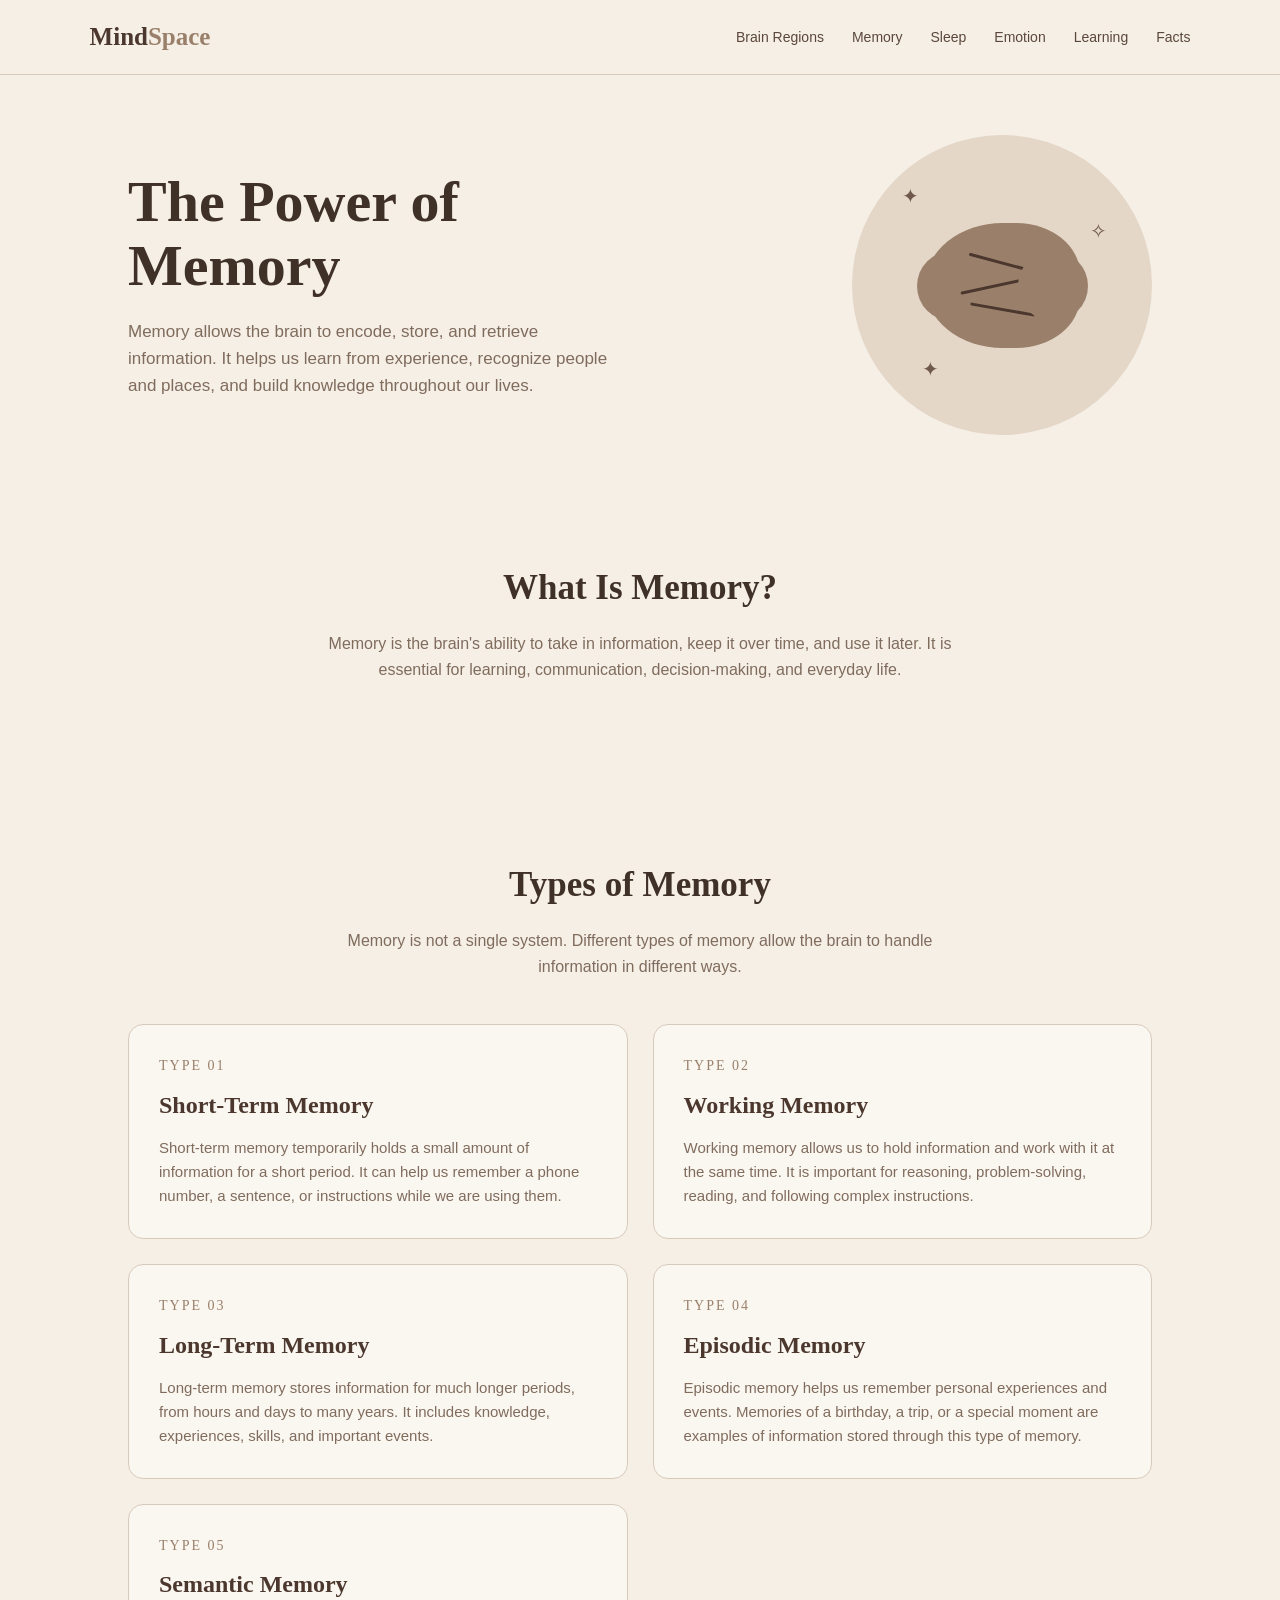
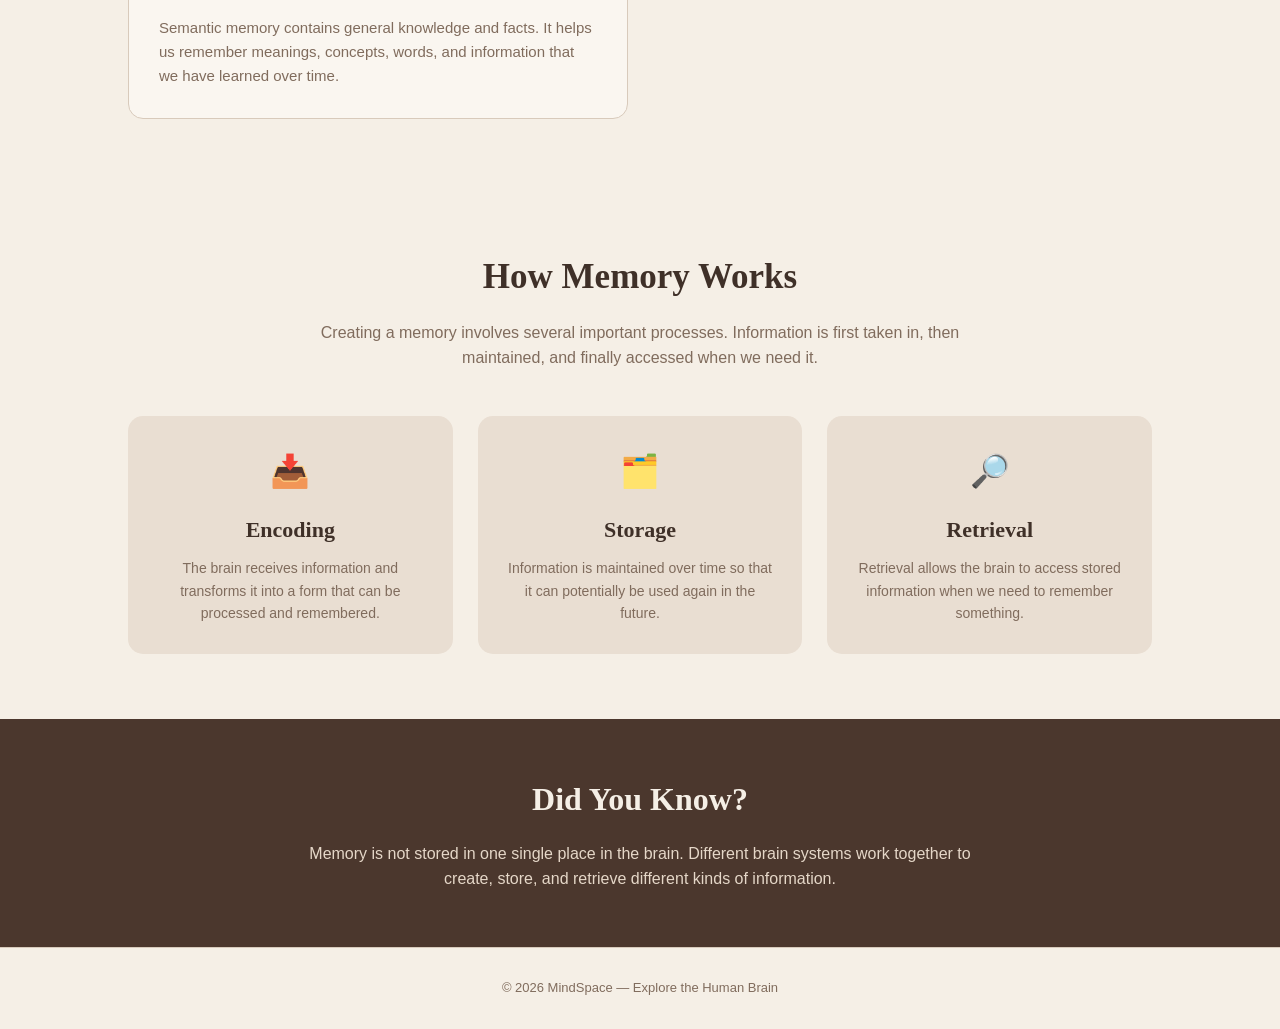
<file: memory.html>
<!DOCTYPE html>
<html lang="en">

<head>
    <meta charset="UTF-8">
    <meta name="viewport" content="width=device-width, initial-scale=1.0">

    <title>MindSpace — Memory</title>

    <style>
        * {
            margin: 0;
            padding: 0;
            box-sizing: border-box;
        }

        body {
            font-family: Arial, sans-serif;
            background: #f5efe6;
            color: #3f3028;
            line-height: 1.6;
        }

        /* NAVBAR */
        nav {
            height: 75px;
            display: flex;
            align-items: center;
            justify-content: space-between;
            padding: 0 7%;
            background: #f5efe6;
            border-bottom: 1px solid #d8cabb;
            position: relative;
            z-index: 9999;
        }

        .logo {
            font-family: Georgia, serif;
            font-size: 25px;
            font-weight: bold;
            color: #4b372d;
            text-decoration: none;
        }

        .logo span {
            color: #9a806b;
        }

        nav ul {
            display: flex;
            list-style: none;
            gap: 28px;
        }

        nav ul li a {
            text-decoration: none;
            color: #5b473b;
            font-size: 14px;
        }

        nav ul li a:hover {
            color: #9a806b;
        }

        /* BUTTON 3 CHERTAT */
        .menu-btn {
            display: none;
            background: none;
            border: none;
            font-size: 28px;
            color: #4b372d;
            cursor: pointer;
        }

        /* HERO */
        .hero {
            min-height: 420px;
            display: flex;
            align-items: center;
            justify-content: space-between;
            padding: 60px 10%;
        }

        .hero-text {
            width: 52%;
        }

        .hero-text h1 {
            font-family: Georgia, serif;
            font-size: 58px;
            line-height: 1.1;
            color: #3f3028;
            margin-bottom: 20px;
        }

        .hero-text p {
            font-size: 17px;
            color: #806c5d;
            max-width: 500px;
        }

        /* MEMORY VISUAL */
        .memory-visual {
            width: 300px;
            height: 300px;
            border-radius: 50%;
            background: #e5d7c8;
            position: relative;
            display: flex;
            align-items: center;
            justify-content: center;
        }

        .brain {
            width: 155px;
            height: 125px;
            background: #9a806b;
            border-radius: 55% 45% 45% 55%;
            position: relative;
        }

        .brain::before {
            content: "";
            position: absolute;
            width: 70px;
            height: 70px;
            background: #9a806b;
            border-radius: 50%;
            left: -8px;
            top: 28px;
        }

        .brain::after {
            content: "";
            position: absolute;
            width: 70px;
            height: 70px;
            background: #9a806b;
            border-radius: 50%;
            right: -8px;
            top: 28px;
        }

        .line {
            position: absolute;
            height: 3px;
            width: 65px;
            background: #4b372d;
            border-radius: 5px;
        }

        .line1 {
            top: 38px;
            left: 43px;
            transform: rotate(15deg);
        }

        .line2 {
            top: 62px;
            left: 35px;
            transform: rotate(-12deg);
        }

        .line3 {
            top: 85px;
            left: 45px;
            transform: rotate(10deg);
        }

        .spark {
            position: absolute;
            color: #6e594a;
            font-size: 20px;
        }

        .spark1 {
            top: 45px;
            left: 50px;
        }

        .spark2 {
            top: 80px;
            right: 45px;
        }

        .spark3 {
            bottom: 50px;
            left: 70px;
        }

        /* GENERAL */
        section {
            padding: 65px 10%;
        }

        .section-title {
            text-align: center;
            font-family: Georgia, serif;
            font-size: 35px;
            color: #3f3028;
            margin-bottom: 15px;
        }

        .section-intro {
            text-align: center;
            max-width: 650px;
            margin: 0 auto 45px;
            color: #806c5d;
        }

        /* MEMORY TYPES */
        .memory-types {
            display: grid;
            grid-template-columns: repeat(2, 1fr);
            gap: 25px;
        }

        .memory-card {
            background: #faf6f0;
            border: 1px solid #d8cabb;
            border-radius: 15px;
            padding: 30px;
        }

        .memory-number {
            font-family: Georgia, serif;
            font-size: 14px;
            color: #9a806b;
            letter-spacing: 2px;
            margin-bottom: 8px;
        }

        .memory-card h3 {
            font-family: Georgia, serif;
            font-size: 24px;
            margin-bottom: 12px;
            color: #4b372d;
        }

        .memory-card p {
            color: #806c5d;
            font-size: 15px;
        }

        /* MEMORY PROCESS */
        .process {
            display: grid;
            grid-template-columns: repeat(3, 1fr);
            gap: 25px;
        }

        .process-card {
            background: #e9ded2;
            border-radius: 15px;
            padding: 30px;
            text-align: center;
        }

        .process-card .icon {
            font-size: 32px;
            margin-bottom: 15px;
        }

        .process-card h3 {
            font-family: Georgia, serif;
            font-size: 22px;
            margin-bottom: 10px;
        }

        .process-card p {
            color: #806c5d;
            font-size: 14px;
        }

        /* FACT */
        .fact {
            background: #4b372d;
            color: #f5efe6;
            text-align: center;
            padding: 55px 10%;
        }

        .fact h2 {
            font-family: Georgia, serif;
            font-size: 32px;
            margin-bottom: 15px;
        }

        .fact p {
            max-width: 700px;
            margin: auto;
            color: #e5d7c8;
        }

        /* FOOTER */
        footer {
            text-align: center;
            padding: 30px;
            background: #f5efe6;
            border-top: 1px solid #d8cabb;
            color: #806c5d;
            font-size: 13px;
        }

        /* RESPONSIVE FOR ALL MOBLES & TABLETS */
        @media (max-width: 1024px) {
            .menu-btn {
                display: block !important;
            }

            nav ul {
                display: none !important;
                flex-direction: column;
                position: absolute;
                top: 75px;
                left: 0;
                width: 100%;
                background: #f5efe6;
                border-bottom: 1px solid #d8cabb;
                padding: 20px 0;
                text-align: center;
                gap: 15px;
                box-shadow: 0 10px 15px rgba(0,0,0,0.08);
                z-index: 9999;
            }

            nav ul.mobile-menu {
                display: flex !important;
            }

            nav ul li a {
                font-size: 16px;
                display: block;
                padding: 8px 0;
            }

            .hero {
                flex-direction: column;
                text-align: center;
            }

            .hero-text {
                width: 100%;
            }

            .hero-text h1 {
                font-size: 42px;
            }

            .memory-visual {
                margin-top: 40px;
            }

            .memory-types {
                grid-template-columns: 1fr;
            }

            .process {
                grid-template-columns: 1fr;
            }
        }
    </style>
</head>

<body>

    <!-- NAVBAR -->
    <nav>
        <a href="index.html" class="logo">
            Mind<span>Space</span>
        </a>

        <ul>
            <li><a href="brain-regions.html">Brain Regions</a></li>
            <li><a href="memory.html">Memory</a></li>
            <li><a href="sleep.html">Sleep</a></li>
            <li><a href="emotion.html">Emotion</a></li>
            <li><a href="learning.html">Learning</a></li>
            <li><a href="facts.html">Facts</a></li>
        </ul>

        <button class="menu-btn">☰</button>
    </nav>


    <!-- HERO -->
    <section class="hero">

        <div class="hero-text">
            <h1>The Power of Memory</h1>
            <p>
                Memory allows the brain to encode, store, and retrieve
                information. It helps us learn from experience, recognize
                people and places, and build knowledge throughout our lives.
            </p>
        </div>

        <div class="memory-visual">
            <span class="spark spark1">✦</span>
            <span class="spark spark2">✧</span>
            <span class="spark spark3">✦</span>

            <div class="brain">
                <div class="line line1"></div>
                <div class="line line2"></div>
                <div class="line line3"></div>
            </div>
        </div>

    </section>


    <!-- INTRO -->
    <section>
        <h2 class="section-title">What Is Memory?</h2>
        <p class="section-intro">
            Memory is the brain's ability to take in information,
            keep it over time, and use it later. It is essential for
            learning, communication, decision-making, and everyday life.
        </p>
    </section>


    <!-- MEMORY TYPES -->
    <section>
        <h2 class="section-title">Types of Memory</h2>
        <p class="section-intro">
            Memory is not a single system. Different types of memory
            allow the brain to handle information in different ways.
        </p>

        <div class="memory-types">
            <div class="memory-card">
                <div class="memory-number">TYPE 01</div>
                <h3>Short-Term Memory</h3>
                <p>
                    Short-term memory temporarily holds a small amount
                    of information for a short period. It can help us
                    remember a phone number, a sentence, or instructions
                    while we are using them.
                </p>
            </div>

            <div class="memory-card">
                <div class="memory-number">TYPE 02</div>
                <h3>Working Memory</h3>
                <p>
                    Working memory allows us to hold information and
                    work with it at the same time. It is important for
                    reasoning, problem-solving, reading, and following
                    complex instructions.
                </p>
            </div>

            <div class="memory-card">
                <div class="memory-number">TYPE 03</div>
                <h3>Long-Term Memory</h3>
                <p>
                    Long-term memory stores information for much longer
                    periods, from hours and days to many years. It includes
                    knowledge, experiences, skills, and important events.
                </p>
            </div>

            <div class="memory-card">
                <div class="memory-number">TYPE 04</div>
                <h3>Episodic Memory</h3>
                <p>
                    Episodic memory helps us remember personal experiences
                    and events. Memories of a birthday, a trip, or a special
                    moment are examples of information stored through this
                    type of memory.
                </p>
            </div>

            <div class="memory-card">
                <div class="memory-number">TYPE 05</div>
                <h3>Semantic Memory</h3>
                <p>
                    Semantic memory contains general knowledge and facts.
                    It helps us remember meanings, concepts, words, and
                    information that we have learned over time.
                </p>
            </div>
        </div>
    </section>


    <!-- MEMORY PROCESS -->
    <section>
        <h2 class="section-title">How Memory Works</h2>
        <p class="section-intro">
            Creating a memory involves several important processes.
            Information is first taken in, then maintained, and finally
            accessed when we need it.
        </p>

        <div class="process">
            <div class="process-card">
                <div class="icon">📥</div>
                <h3>Encoding</h3>
                <p>
                    The brain receives information and transforms it
                    into a form that can be processed and remembered.
                </p>
            </div>

            <div class="process-card">
                <div class="icon">🗂️</div>
                <h3>Storage</h3>
                <p>
                    Information is maintained over time so that it can
                    potentially be used again in the future.
                </p>
            </div>

            <div class="process-card">
                <div class="icon">🔎</div>
                <h3>Retrieval</h3>
                <p>
                    Retrieval allows the brain to access stored information
                    when we need to remember something.
                </p>
            </div>
        </div>
    </section>


    <!-- FACT -->
    <div class="fact">
        <h2>Did You Know?</h2>
        <p>
            Memory is not stored in one single place in the brain.
            Different brain systems work together to create, store,
            and retrieve different kinds of information.
        </p>
    </div>


    <!-- FOOTER -->
    <footer>
        © 2026 MindSpace — Explore the Human Brain
    </footer>


    <!-- SCRIPT JS -->
    <script>
        document.addEventListener("DOMContentLoaded", () => {
            const menuBtn = document.querySelector(".menu-btn");
            const navUl = document.querySelector("nav ul");

            if (menuBtn && navUl) {
                menuBtn.addEventListener("click", () => {
                    navUl.classList.toggle("mobile-menu");
                });
            }
        });
    </script>
</body>

</html>
</file>
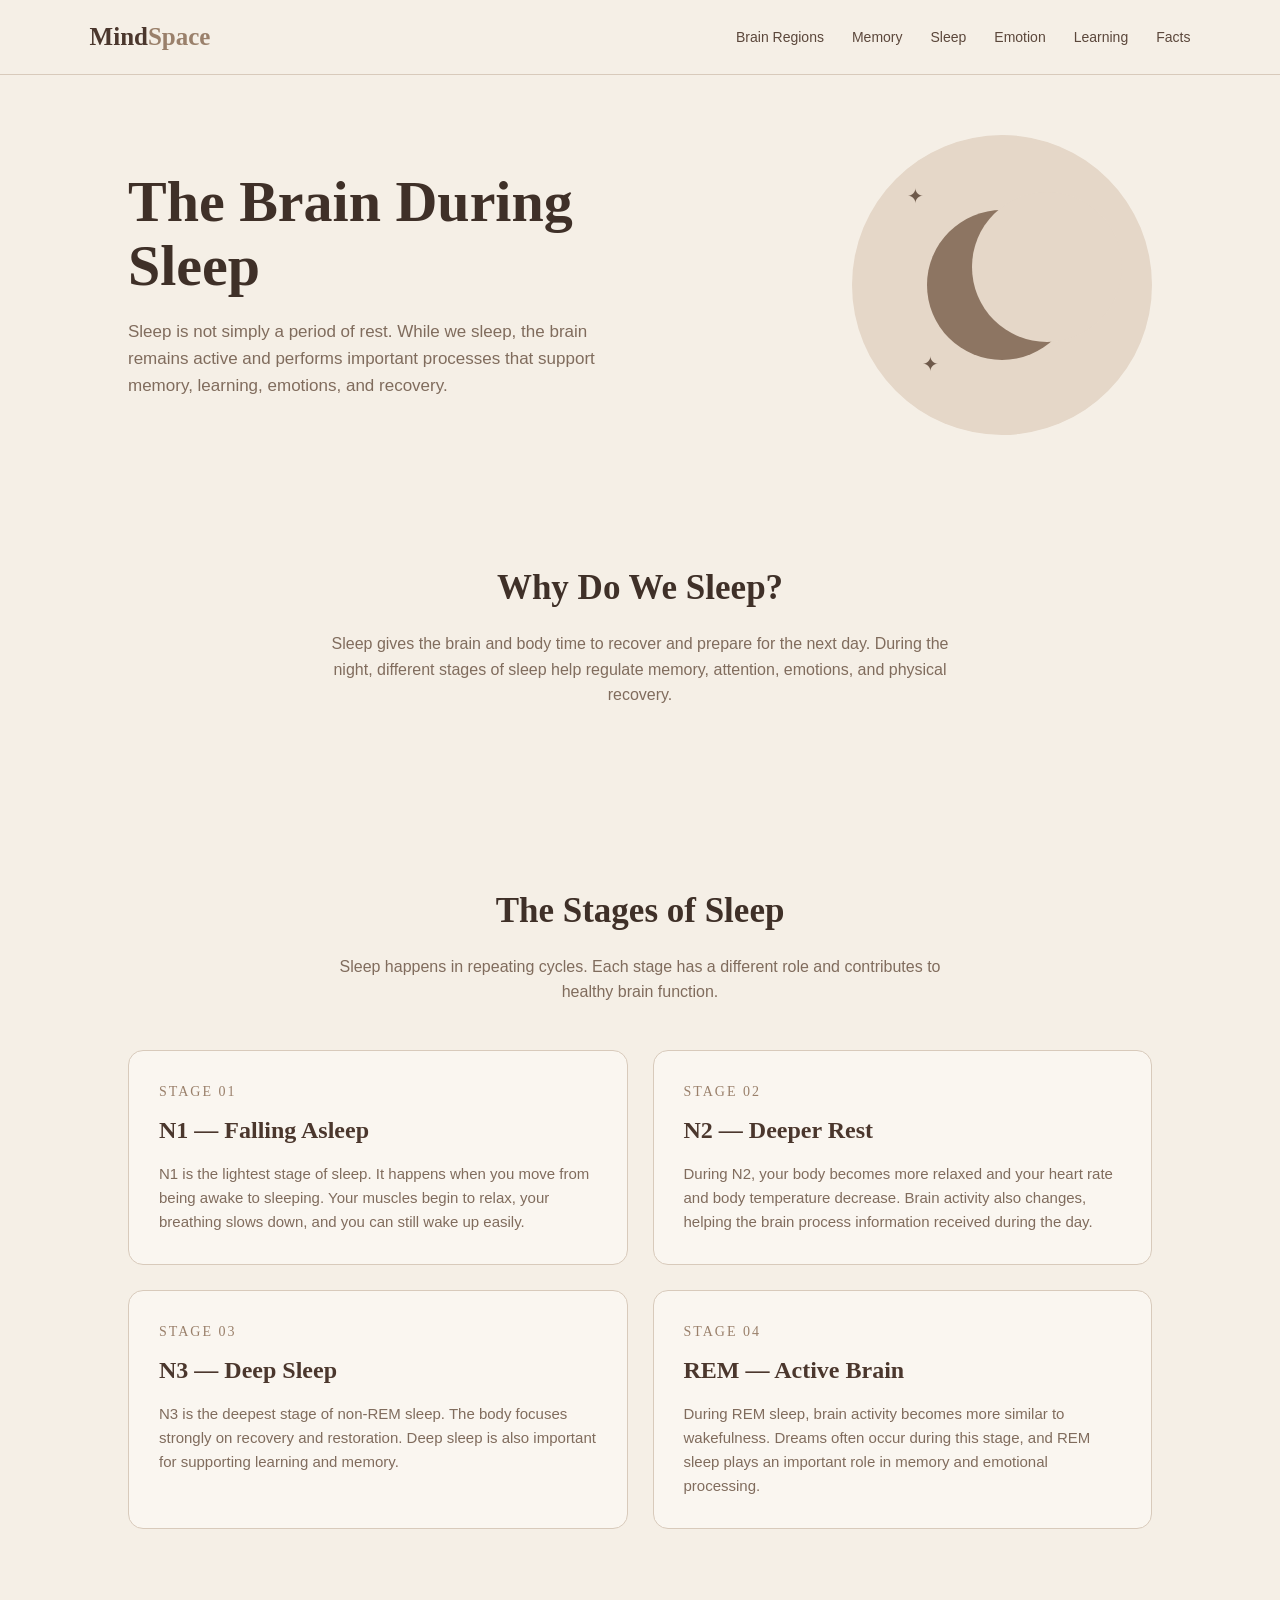
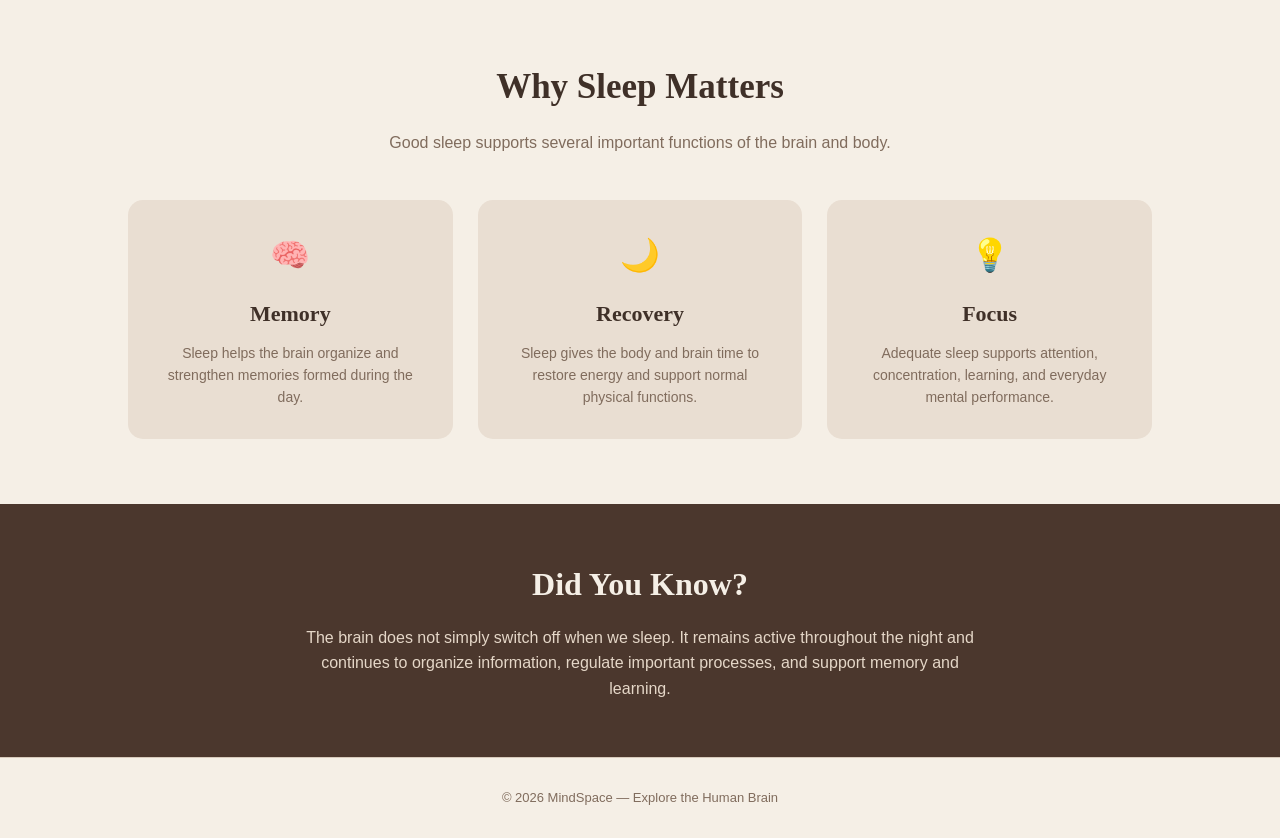
<file: sleep.html>
<!DOCTYPE html>
<html lang="en">

<head>
    <meta charset="UTF-8">
    <meta name="viewport" content="width=device-width, initial-scale=1.0">

    <title>MindSpace — Sleep</title>

    <style>
        * {
            margin: 0;
            padding: 0;
            box-sizing: border-box;
        }

        body {
            font-family: Arial, sans-serif;
            background: #f5efe6;
            color: #3f3028;
            line-height: 1.6;
        }

        /* NAVBAR */
        nav {
            height: 75px;
            display: flex;
            align-items: center;
            justify-content: space-between;
            padding: 0 7%;
            background: #f5efe6;
            border-bottom: 1px solid #d8cabb;
            position: relative;
            z-index: 9999;
        }

        .logo {
            font-family: Georgia, serif;
            font-size: 25px;
            font-weight: bold;
            color: #4b372d;
            text-decoration: none;
        }

        .logo span {
            color: #9a806b;
        }

        nav ul {
            display: flex;
            list-style: none;
            gap: 28px;
        }

        nav ul li a {
            text-decoration: none;
            color: #5b473b;
            font-size: 14px;
        }

        nav ul li a:hover {
            color: #9a806b;
        }

        /* BUTTON 3 CHERTAT */
        .menu-btn {
            display: none;
            background: none;
            border: none;
            font-size: 28px;
            color: #4b372d;
            cursor: pointer;
        }

        /* HERO */
        .hero {
            min-height: 420px;
            display: flex;
            align-items: center;
            justify-content: space-between;
            padding: 60px 10%;
        }

        .hero-text {
            width: 52%;
        }

        .hero-text h1 {
            font-family: Georgia, serif;
            font-size: 58px;
            line-height: 1.1;
            color: #3f3028;
            margin-bottom: 20px;
        }

        .hero-text p {
            font-size: 17px;
            color: #806c5d;
            max-width: 500px;
        }

        /* MOON VISUAL */
        .sleep-visual {
            width: 300px;
            height: 300px;
            border-radius: 50%;
            background: #e5d7c8;
            position: relative;
            display: flex;
            align-items: center;
            justify-content: center;
        }

        .moon {
            width: 150px;
            height: 150px;
            border-radius: 50%;
            background: #8d7562;
            position: relative;
        }

        .moon::after {
            content: "";
            position: absolute;
            width: 150px;
            height: 150px;
            border-radius: 50%;
            background: #e5d7c8;
            left: 45px;
            top: -18px;
        }

        .star {
            position: absolute;
            color: #6e594a;
            font-size: 20px;
        }

        .star1 {
            top: 45px;
            left: 55px;
        }

        .star2 {
            top: 85px;
            right: 50px;
        }

        .star3 {
            bottom: 55px;
            left: 70px;
        }

        /* GENERAL */
        section {
            padding: 65px 10%;
        }

        .section-title {
            text-align: center;
            font-family: Georgia, serif;
            font-size: 35px;
            color: #3f3028;
            margin-bottom: 15px;
        }

        .section-intro {
            text-align: center;
            max-width: 650px;
            margin: 0 auto 45px;
            color: #806c5d;
        }

        /* STAGES */
        .stages {
            display: grid;
            grid-template-columns: repeat(2, 1fr);
            gap: 25px;
        }

        .stage {
            background: #faf6f0;
            border: 1px solid #d8cabb;
            border-radius: 15px;
            padding: 30px;
        }

        .stage-number {
            font-family: Georgia, serif;
            font-size: 14px;
            color: #9a806b;
            letter-spacing: 2px;
            margin-bottom: 8px;
        }

        .stage h3 {
            font-family: Georgia, serif;
            font-size: 24px;
            margin-bottom: 12px;
            color: #4b372d;
        }

        .stage p {
            color: #806c5d;
            font-size: 15px;
        }

        /* WHY SLEEP */
        .benefits {
            display: grid;
            grid-template-columns: repeat(3, 1fr);
            gap: 25px;
        }

        .benefit {
            background: #e9ded2;
            border-radius: 15px;
            padding: 30px;
            text-align: center;
        }

        .benefit .icon {
            font-size: 32px;
            margin-bottom: 15px;
        }

        .benefit h3 {
            font-family: Georgia, serif;
            font-size: 22px;
            margin-bottom: 10px;
        }

        .benefit p {
            color: #806c5d;
            font-size: 14px;
        }

        /* FACT */
        .fact {
            background: #4b372d;
            color: #f5efe6;
            text-align: center;
            padding: 55px 10%;
        }

        .fact h2 {
            font-family: Georgia, serif;
            font-size: 32px;
            margin-bottom: 15px;
        }

        .fact p {
            max-width: 700px;
            margin: auto;
            color: #e5d7c8;
        }

        /* FOOTER */
        footer {
            text-align: center;
            padding: 30px;
            background: #f5efe6;
            border-top: 1px solid #d8cabb;
            color: #806c5d;
            font-size: 13px;
        }

        /* RESPONSIVE FOR ALL MOBILES & TABLETS */
        @media (max-width: 1024px) {

            .menu-btn {
                display: block !important;
            }

            nav ul {
                display: none !important;
                flex-direction: column;
                position: absolute;
                top: 75px;
                left: 0;
                width: 100%;
                background: #f5efe6;
                border-bottom: 1px solid #d8cabb;
                padding: 20px 0;
                text-align: center;
                gap: 15px;
                box-shadow: 0 10px 15px rgba(0,0,0,0.08);
                z-index: 9999;
            }

            nav ul.mobile-menu {
                display: flex !important;
            }

            nav ul li a {
                font-size: 16px;
                display: block;
                padding: 8px 0;
            }

            .hero {
                flex-direction: column;
                text-align: center;
            }

            .hero-text {
                width: 100%;
            }

            .hero-text h1 {
                font-size: 42px;
            }

            .sleep-visual {
                margin-top: 40px;
            }

            .stages {
                grid-template-columns: 1fr;
            }

            .benefits {
                grid-template-columns: 1fr;
            }
        }
    </style>
</head>

<body>

    <!-- NAVBAR -->
    <nav>
        <a href="index.html" class="logo">
            Mind<span>Space</span>
        </a>

        <ul>
            <li><a href="brain-regions.html">Brain Regions</a></li>
            <li><a href="memory.html">Memory</a></li>
            <li><a href="sleep.html">Sleep</a></li>
            <li><a href="emotion.html">Emotion</a></li>
            <li><a href="learning.html">Learning</a></li>
            <li><a href="facts.html">Facts</a></li>
        </ul>

        <button class="menu-btn">☰</button>
    </nav>


    <!-- HERO -->
    <section class="hero">

        <div class="hero-text">
            <h1>The Brain During Sleep</h1>

            <p>
                Sleep is not simply a period of rest. While we sleep,
                the brain remains active and performs important processes
                that support memory, learning, emotions, and recovery.
            </p>
        </div>

        <div class="sleep-visual">
            <span class="star star1">✦</span>
            <span class="star star2">✧</span>
            <span class="star star3">✦</span>

            <div class="moon"></div>
        </div>

    </section>


    <!-- INTRO -->
    <section>

        <h2 class="section-title">Why Do We Sleep?</h2>

        <p class="section-intro">
            Sleep gives the brain and body time to recover and prepare
            for the next day. During the night, different stages of sleep
            help regulate memory, attention, emotions, and physical recovery.
        </p>

    </section>


    <!-- SLEEP STAGES -->
    <section>

        <h2 class="section-title">The Stages of Sleep</h2>

        <p class="section-intro">
            Sleep happens in repeating cycles. Each stage has a different
            role and contributes to healthy brain function.
        </p>

        <div class="stages">

            <div class="stage">
                <div class="stage-number">STAGE 01</div>

                <h3>N1 — Falling Asleep</h3>

                <p>
                    N1 is the lightest stage of sleep. It happens when you
                    move from being awake to sleeping. Your muscles begin
                    to relax, your breathing slows down, and you can still
                    wake up easily.
                </p>
            </div>


            <div class="stage">
                <div class="stage-number">STAGE 02</div>

                <h3>N2 — Deeper Rest</h3>

                <p>
                    During N2, your body becomes more relaxed and your
                    heart rate and body temperature decrease. Brain activity
                    also changes, helping the brain process information
                    received during the day.
                </p>
            </div>


            <div class="stage">
                <div class="stage-number">STAGE 03</div>

                <h3>N3 — Deep Sleep</h3>

                <p>
                    N3 is the deepest stage of non-REM sleep. The body
                    focuses strongly on recovery and restoration. Deep sleep
                    is also important for supporting learning and memory.
                </p>
            </div>


            <div class="stage">
                <div class="stage-number">STAGE 04</div>

                <h3>REM — Active Brain</h3>

                <p>
                    During REM sleep, brain activity becomes more similar
                    to wakefulness. Dreams often occur during this stage,
                    and REM sleep plays an important role in memory and
                    emotional processing.
                </p>
            </div>

        </div>

    </section>


    <!-- WHY SLEEP MATTERS -->
    <section>

        <h2 class="section-title">Why Sleep Matters</h2>

        <p class="section-intro">
            Good sleep supports several important functions of the brain
            and body.
        </p>

        <div class="benefits">

            <div class="benefit">

                <div class="icon">🧠</div>

                <h3>Memory</h3>

                <p>
                    Sleep helps the brain organize and strengthen memories
                    formed during the day.
                </p>

            </div>


            <div class="benefit">

                <div class="icon">🌙</div>

                <h3>Recovery</h3>

                <p>
                    Sleep gives the body and brain time to restore energy
                    and support normal physical functions.
                </p>

            </div>


            <div class="benefit">

                <div class="icon">💡</div>

                <h3>Focus</h3>

                <p>
                    Adequate sleep supports attention, concentration,
                    learning, and everyday mental performance.
                </p>

            </div>

        </div>

    </section>


    <!-- FACT -->
    <div class="fact">

        <h2>Did You Know?</h2>

        <p>
            The brain does not simply switch off when we sleep.
            It remains active throughout the night and continues to
            organize information, regulate important processes, and
            support memory and learning.
        </p>

    </div>


    <!-- FOOTER -->
    <footer>
        © 2026 MindSpace — Explore the Human Brain
    </footer>


    <!-- SCRIPT JS -->
    <script>
        document.addEventListener("DOMContentLoaded", () => {
            const menuBtn = document.querySelector(".menu-btn");
            const navUl = document.querySelector("nav ul");

            if (menuBtn && navUl) {
                menuBtn.addEventListener("click", () => {
                    navUl.classList.toggle("mobile-menu");
                });
            }
        });
    </script>

</body>

</html>
</file>
<file: style.css>
* {
margin: 0;
padding: 0;
box-sizing: border-box;
}

html {
scroll-behavior: smooth;
}

body {
background: #f8f4ed;
color: #3b251b;
font-family: "DM Sans", sans-serif;
}


/* =========================
NAVBAR
========================= */

.navbar {
width: 100%;
padding: 25px 7%;
display: flex;
align-items: center;
justify-content: space-between;
background: #f8f4ed;
border-bottom: 1px solid #e4d9cb;

position: sticky;
top: 0;
z-index: 9999; /* Zidna height باش yb9a l-header DIMA l-fawq */
}

.logo {
color: #3b251b;
text-decoration: none;
font-family: "Playfair Display", serif;
font-size: 28px;
font-weight: 700;
}

.logo span,
.footer-logo span {
color: #96745b;
}

.navbar nav {
display: flex;
gap: 25px;
}

.navbar nav a {
color: #5c4638;
text-decoration: none;
font-size: 13px;
font-weight: 500;
transition: 0.3s;
}

.navbar nav a:hover {
color: #96745b;
}

.menu-btn {
display: none;
background: none;
border: none;
font-size: 26px;
color: #3b251b;
cursor: pointer;
}


/* =========================
HERO
========================= */

.hero {
min-height: 720px;
padding: 80px 7%;

display: flex;
align-items: center;
justify-content: space-between;

gap: 50px;
}

.hero-text {
max-width: 600px;
}

.small-title {
color: #96745b;
font-size: 12px;
font-weight: 700;
letter-spacing: 3px;
margin-bottom: 25px;
}

.hero h1 {
font-family: "Playfair Display", serif;
font-size: clamp(55px, 7vw, 95px);
line-height: 0.98;
font-weight: 600;
margin-bottom: 30px;
}

.hero h1 span {
color: #96745b;
display: block;
font-style: italic;
}

.hero-description {
max-width: 490px;
color: #735f50;
font-size: 17px;
line-height: 1.8;
margin-bottom: 35px;
}

.main-button {
display: inline-block;
padding: 15px 25px;
border-radius: 50px;

background: #4a2f21;
color: white;

text-decoration: none;
font-size: 14px;
font-weight: 600;

transition: 0.3s;
}

.main-button:hover {
transform: translateY(-3px);
background: #6a4935;
}


/* =========================
HERO VISUAL
========================= */

.hero-visual {
width: 450px;
height: 450px;

position: relative;

display: flex;
align-items: center;
justify-content: center;
}

.circle {
position: absolute;
border-radius: 50%;
}

.circle-one {
width: 380px;
height: 380px;
background: #e7d8c8;
}

.circle-two {
width: 300px;
height: 300px;
border: 1px solid #b69a82;
}

.brain {
position: relative;
z-index: 2;

font-size: 175px;

filter: grayscale(100%);
}

.floating-card {
position: absolute;
z-index: 5;

background: #fffdf9;
padding: 15px 20px;

border: 1px solid #e1d5c8;
border-radius: 14px;

box-shadow: 0 15px 40px rgba(70, 45, 30, 0.08);

font-size: 12px;
color: #796252;
}

.floating-card span {
display: block;
color: #4a2f21;
font-size: 20px;
font-weight: 700;
}

.card-one {
top: 60px;
left: 0;
}

.card-two {
right: 0;
bottom: 65px;
}


/* =========================
INTRO
========================= */

.intro {
padding: 130px 7%;
text-align: center;
max-width: 900px;
margin: auto;
}

.intro h2 {
font-family: "Playfair Display", serif;
font-size: 55px;
line-height: 1.1;
margin-bottom: 25px;
}

.intro h2 span {
color: #96745b;
font-style: italic;
}

.intro > p:last-child {
color: #735f50;
line-height: 1.8;
max-width: 600px;
margin: auto;
}


/* =========================
TOPICS
========================= */

.topics {
padding: 60px 7% 130px;

display: grid;
grid-template-columns: repeat(3, 1fr);
gap: 20px;
}

.topic-card {
background: #fffdf9;

border: 1px solid #e3d8ca;
border-radius: 22px;

padding: 35px;

min-height: 330px;

position: relative;

transition: 0.35s;
}

.topic-card:hover {
transform: translateY(-8px);
box-shadow: 0 20px 50px rgba(70, 45, 30, 0.09);
}

.topic-number {
color: #b49a84;
font-size: 12px;
font-weight: 700;
letter-spacing: 2px;
}

.topic-icon {
width: 65px;
height: 65px;

margin: 35px 0 25px;

display: flex;
align-items: center;
justify-content: center;

border-radius: 50%;

background: #eee3d6;
color: #5b3b29;

font-size: 28px;
}

.topic-card h3 {
font-family: "Playfair Display", serif;
font-size: 29px;
margin-bottom: 15px;
}

.topic-card p {
color: #796557;
line-height: 1.7;
font-size: 14px;
margin-bottom: 25px;
}

.topic-card a {
color: #4a2f21;
text-decoration: none;
font-size: 13px;
font-weight: 700;
}

.topic-card a:hover {
color: #96745b;
}


/* =========================
QUOTE
========================= */

.quote {
background: #4a2f21;
color: #f8f4ed;

padding: 130px 7%;

text-align: center;
}

.quote-mark {
font-family: "Playfair Display", serif;
font-size: 90px;
color: #bda58f;
height: 70px;
}

.quote h2 {
max-width: 800px;
margin: 20px auto;

font-family: "Playfair Display", serif;
font-size: 55px;
line-height: 1.15;
}

.quote h2 span {
color: #d0b9a1;
font-style: italic;
}

.quote p {
color: #d8c8b8;
}


/* =========================
FOOTER
========================= */

footer {
background: #f8f4ed;
padding: 60px 7% 35px;
text-align: center;
}

.footer-logo {
font-family: "Playfair Display", serif;
font-size: 28px;
font-weight: 700;
}

footer p {
color: #796557;
margin: 15px 0 30px;
}

.footer-line {
height: 1px;
background: #dfd2c4;
margin-bottom: 25px;
}

footer small {
color: #9a8879;
}


/* =========================
RESPONSIVE (MOBILE FIX)
========================= */

@media (max-width: 1000px) {

.menu-btn {
display: block !important;
}

.navbar nav {
display: none;
flex-direction: column;
position: absolute;
top: 100%;
left: 0;
width: 100%;
background: #f8f4ed;
border-bottom: 1px solid #e4d9cb;
padding: 25px 0;
text-align: center;
gap: 20px;
box-shadow: 0 15px 25px rgba(0, 0, 0, 0.08);
z-index: 10000;
}

.navbar nav.mobile-menu {
display: flex !important;
}

.navbar nav a {
font-size: 16px;
font-weight: 600;
padding: 10px 0;
display: block;
}

.hero {
flex-direction: column;
text-align: center;
padding-top: 70px;
}

.hero-description {
margin-left: auto;
margin-right: auto;
}

.hero-visual {
width: 380px;
height: 380px;
}

.topics {
grid-template-columns: repeat(2, 1fr);
}
}


@media (max-width: 650px) {

.hero {
padding-left: 5%;
padding-right: 5%;
}

.hero h1 {
font-size: 55px;
}

.hero-visual {
width: 300px;
height: 300px;
}

.circle-one {
width: 280px;
height: 280px;
}

.circle-two {
width: 220px;
height: 220px;
}

.brain {
font-size: 120px;
}

.card-one {
left: -10px;
}

.card-two {
right: -10px;
}

.topics {
grid-template-columns: 1fr;
padding-left: 5%;
padding-right: 5%;
}

.intro h2,
.quote h2 {
font-size: 40px;
}
}
</file>
